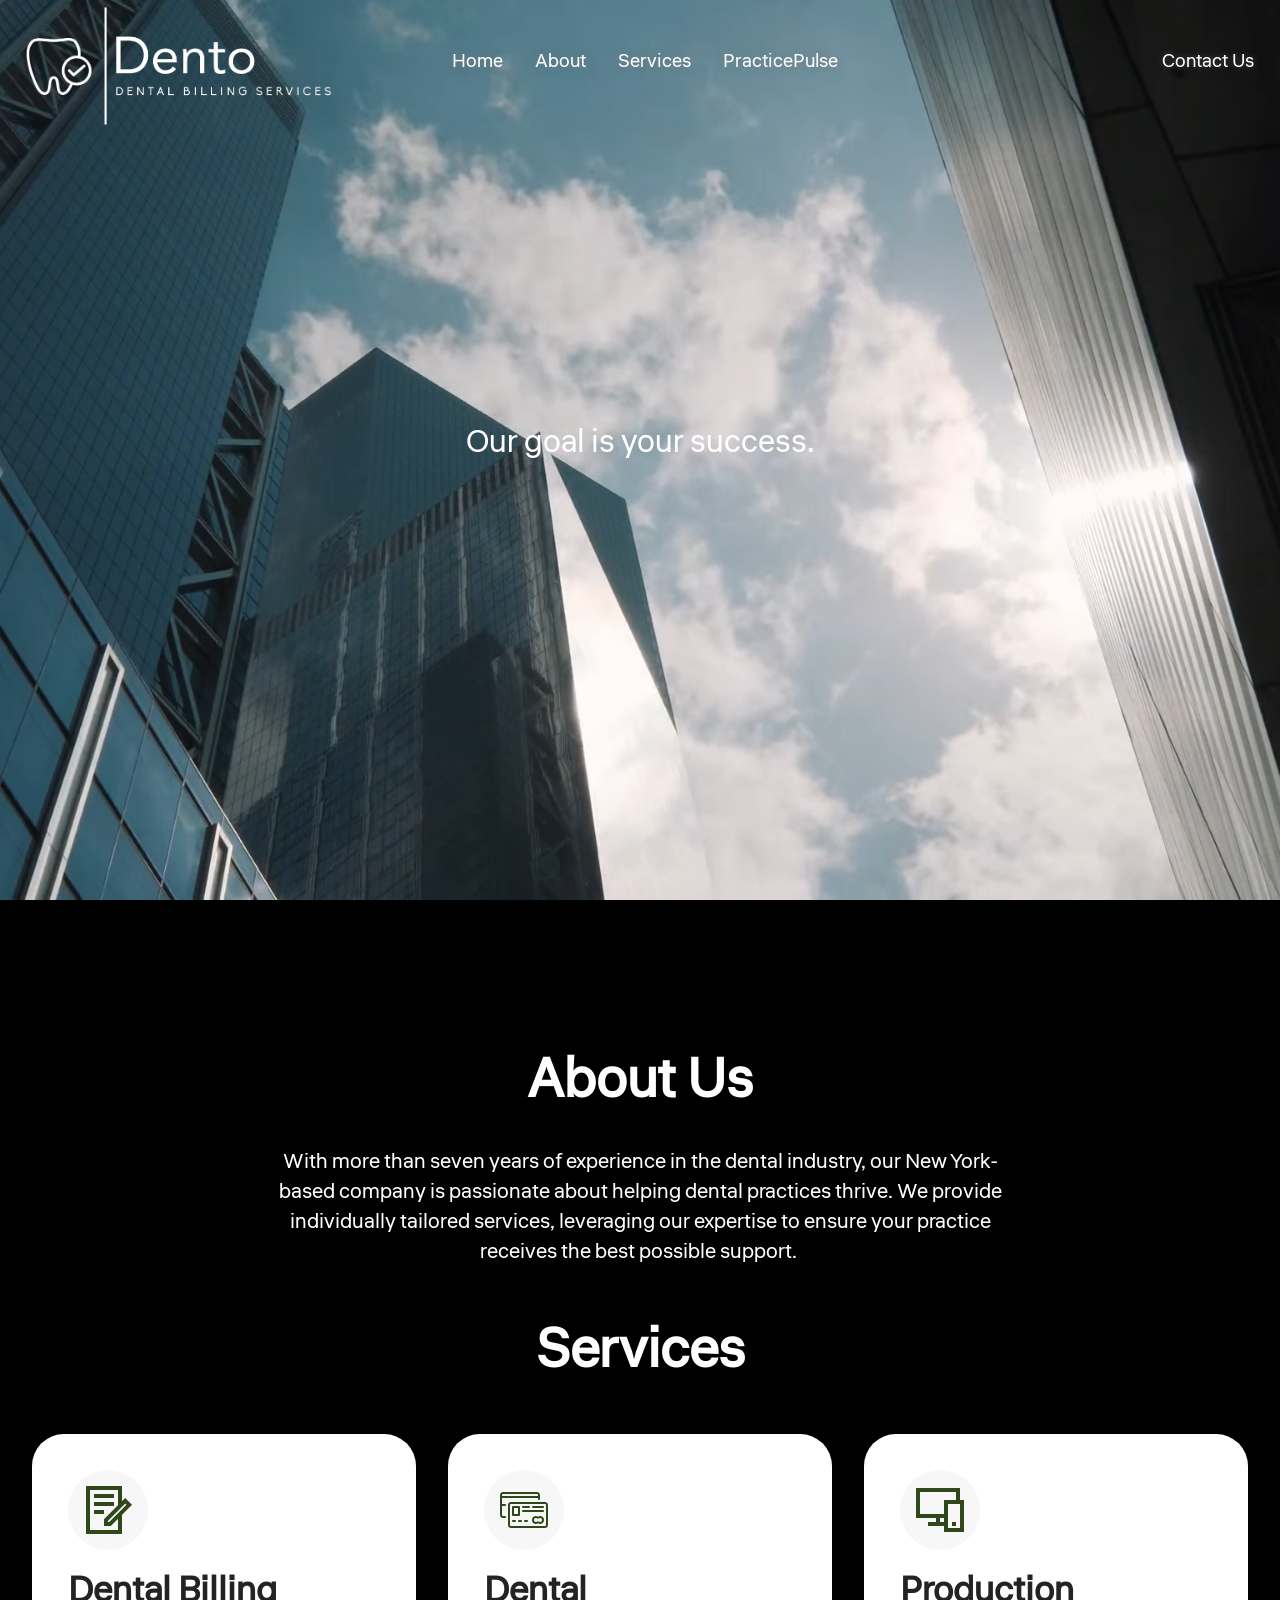
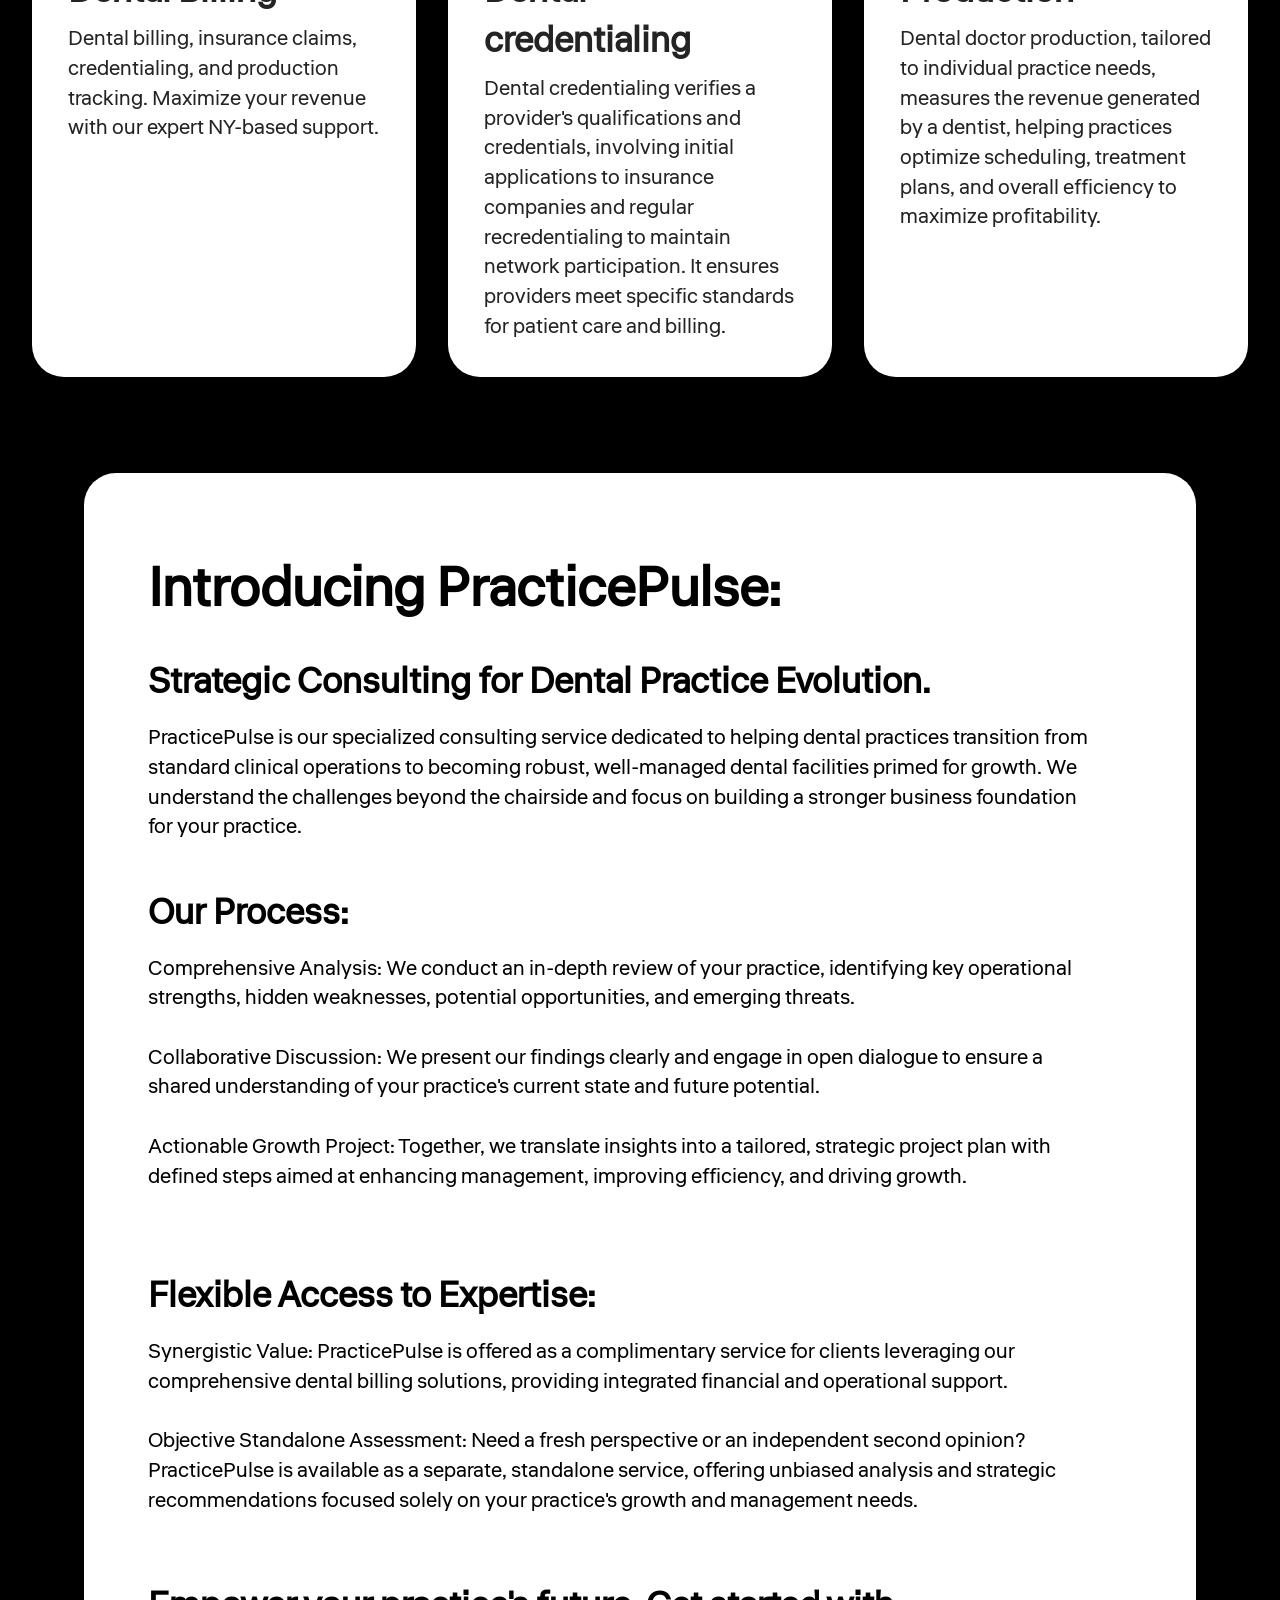
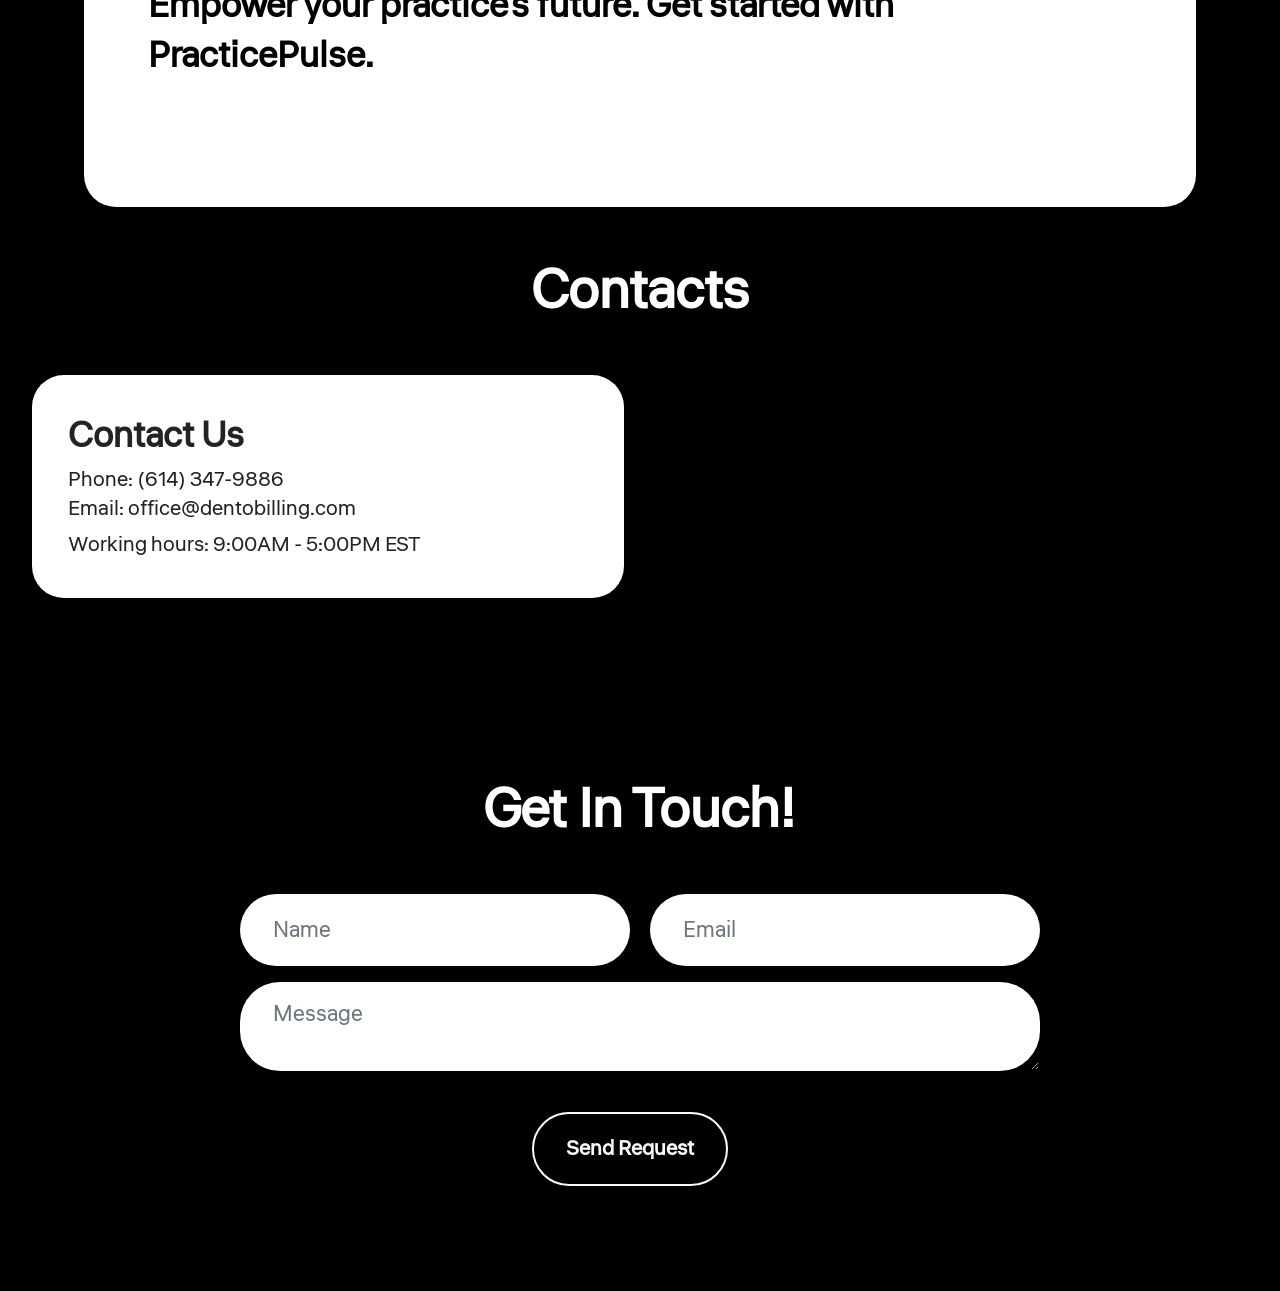
<file: index.html>
<!DOCTYPE html>

<html style=";background-color:#000;">
<head>
    <style>
        html, body {
            background-color: #000 !important;
        }
    </style>
    <meta charset="utf-8" />
    <meta content="IE=edge" http-equiv="X-UA-Compatible" />
    <meta content="width=device-width, initial-scale=1, minimum-scale=1" name="viewport" />
    <link rel="canonical" href="https://www.dentobilling.com/" />
    <link rel="icon" type="image/png" href="assets/images/symbol.png" />
    <link rel="shortcut icon" href="assets/images/symbol.png" />
    <meta content="Expert dental billing services tailored for dental practices. We handle insurance claims, credentialing, and production tracking to help your practice maximize revenue and stay compliant. Trusted support based in New York." />
    <meta property="og:description" content="Expert dental billing services tailored for dental practices. We handle insurance claims, credentialing, and production tracking to help your practice maximize revenue and stay compliant. Trusted support based in New York." />
    <title>DentoBilling | Dental Billing Services for NYC Dental Practices</title>
    <meta name="description" content="Outsource dental billing in NYC. DentoBilling offers insurance claims, dental credentialing, and production tracking for dental practices in New York and Brooklyn. 7+ years experience. Get expert billing support today.">
    <meta name="keywords" content="outsource dental billing NYC, dental billing company New York, dental credentialing service Brooklyn, dental billing service New York, dental practice billing support, dental office billing outsource">
    <link href="assets/web/assets/mobirise-icons2/mobirise2.css" rel="stylesheet" />
    <link href="assets/web/assets/mobirise-icons/mobirise-icons.css" rel="stylesheet" />
    <link href="assets/bootstrap/css/bootstrap.min.css" rel="stylesheet" />
    <link href="assets/bootstrap/css/bootstrap-grid.min.css" rel="stylesheet" />
    <link href="assets/bootstrap/css/bootstrap-reboot.min.css" rel="stylesheet" />
    <link href="assets/dropdown/css/style.css" rel="stylesheet" />
    <link href="assets/theme/css/style.css" rel="stylesheet" />
    <link as="style" href="https://fonts.googleapis.com/css2?family=Liter&amp;display=swap&amp;display=swap" onload="this.onload=null;this.rel='stylesheet'" rel="preload" />
    <noscript><link href="https://fonts.googleapis.com/css2?family=Liter&amp;display=swap&amp;display=swap" rel="stylesheet" /></noscript>
    <link as="style" href="assets/mobirise/css/mbr-additional.css?v=1MVvqy" rel="preload" />
    <link href="assets/mobirise/css/mbr-additional.css?v=1MVvqy" rel="stylesheet" type="text/css" />
    <style>
        html, body {
            background-color: #000 !important;
        }
    </style>
    <style>
        .logo-main {
            font-size: 2rem; /* You can make this 2.5rem or 3rem if you want it bigger */
            font-weight: bold;
            line-height: 1;
        }

        .logo-sub {
            font-size: 1rem;
            opacity: 0;
            animation: fadeInSub 1.2s ease-out 1.2s forwards;
            transform: translateY(10px);
            line-height: 1.2;
        }

        @keyframes fadeInSub {
            to {
                opacity: 1;
                transform: translateY(0);
            }
        }
    </style>
    <style>
        /* Hide initial YouTube spinner on iframe load */
        .youtube-placeholder {
            position: fixed;
            top: 0;
            left: 0;
            height: 100vh;
            width: 100vw;
            background-color: #000;
            z-index: 3;
            pointer-events: none;
            opacity: 1;
            transition: opacity 0.3s ease-in-out;
        }

        body.video-ready .youtube-placeholder {
            opacity: 0;
        }
    </style>
    <style>
        /* Overlay that fades out */
        #video-fade-overlay {
            position: fixed;
            top: 0;
            left: 0;
            width: 100vw;
            height: 100vh;
            background-color: #000;
            z-index: 2;
            pointer-events: none;
            opacity: 1;
            transition: opacity 2s ease-in-out;
        }

        body.video-ready #video-fade-overlay {
            opacity: 0;
        }
    </style>
    <style>
        .fade-after-video {
            opacity: 0;
            transform: translateY(10px);
            transition: opacity 0.5s ease-out, transform 0.5s ease-out;
            transition-delay: 1s;
        }

        body.video-ready .fade-after-video {
            opacity: 1;
            transform: translateY(0);
        }
    </style>
    <style>
        /* HEADER fade-in (starts invisible) */
        #menu-5-uFObdqOt7t {
            opacity: 0;
            pointer-events: none;
            will-change: opacity;
            transition: opacity 1s ease-in-out;
        }

        body.header-ready #menu-5-uFObdqOt7t {
            opacity: 1;
            pointer-events: auto;
        }

        /* VIDEO fade-in overlay */
        #video-fade-overlay {
            position: fixed;
            top: 0;
            left: 0;
            width: 100vw;
            height: 100vh;
            background-color: #000;
            z-index: 2;
            pointer-events: none;
            opacity: 1;
            transition: opacity 2.2s ease-in-out;
        }

        body.video-ready #video-fade-overlay {
            opacity: 0;
        }

        /* SLOGAN fade-in after video */
        .fade-after-video {
            opacity: 0;
            transform: translateY(10px);
            transition: opacity 0.5s ease-out, transform 0.5s ease-out;
            transition-delay: 0.5s;
        }

        body.video-ready .fade-after-video {
            opacity: 1;
            transform: translateY(0);
        }
    </style>
    <script>
        window.addEventListener("load", () => {
            requestAnimationFrame(() => {
                setTimeout(() => {
                    document.body.classList.add("header-ready");

                    // Start video fade AFTER header is fully visible
                    setTimeout(() => {
                        document.body.classList.add("video-ready");
                    }, 100); // fine timing as-is
                }, 50); // slight delay helps avoid layout jank
            });
        });
    </script>
    <style>
        /* By default: disable cursor text (|) and selection */
        body * {
            cursor: default;
            user-select: none;
        }

        /* Allow pointer and selection for interactive elements */
        a, button, input, textarea, select, label {
            cursor: pointer;
            user-select: auto;
        }
    </style>
    <style>
        #bg-video {
            position: fixed;
            top: 0;
            left: 0;
            min-width: 100vw;
            min-height: 100vh;
            object-fit: cover;
            z-index: -1;
            pointer-events: none;
        }
    </style>

    <style>
        .custom-popup-success {
            position: fixed;
            top: 20px;
            left: 50%;
            transform: translateX(-50%);
            background-color: #28a745;
            color: white;
            padding: 15px 25px;
            border-radius: 8px;
            font-size: 1rem;
            z-index: 9999;
            opacity: 0;
            transition: opacity 0.5s ease;
        }

            .custom-popup-success.show {
                opacity: 1;
            }
    </style>
    <style>
        body, html {
            background-color: #000 !important;
        }

        .youtube-placeholder {
            background-color: #000 !important;
        }
    </style>
    <style>
        .navbar {
            background: none !important;
            box-shadow: none !important;
        }

        .navbar-brand img {
            height: 100px;
            object-fit: contain;
        }

        .navbar-nav .nav-link,
        .navbar-buttons a {
            color: white !important;
        }

        .navbar-caption {
            color: white !important;
        }
    </style>
    <style>
        /* Remove any background shapes or effects in header */
        .navbar,
        .navbar-dropdown,
        .navbar-fixed-top,
        .container,
        .navbar-collapse,
        .opacityScroll,
        .menu,
        .menu2,
        .cid-uFObdqOt7t,
        .cid-uFObdqOt7t::before,
        .cid-uFObdqOt7t::after {
            background: none !important;
            background-color: transparent !important;
            box-shadow: none !important;
            border: none !important;
            backdrop-filter: none !important;
        }

            /* Kill decorative shapes */
            .cid-uFObdqOt7t::before,
            .cid-uFObdqOt7t::after {
                display: none !important;
            }

        /* Keep only what you need: text + buttons + logo */
        .navbar-brand img {
            height: 100px;
            object-fit: contain;
        }

        .nav-link,
        .navbar-buttons .btn {
            color: white !important;
            text-shadow: 0 0 6px rgba(0,0,0,0.6);
        }
    </style>
    <style>
        /* Remove all background overlays, shapes, and Mobirise extras */
        .cid-uFObdqOt7t .mbr-overlay,
        .cid-uFObdqOt7t .shape,
        .cid-uFObdqOt7t svg,
        .cid-uFObdqOt7t::before,
        .cid-uFObdqOt7t::after {
            display: none !important;
            background: none !important;
        }

        /* Remove background from section and navbar */
        .cid-uFObdqOt7t,
        .cid-uFObdqOt7t nav,
        .cid-uFObdqOt7t .container,
        .navbar,
        .navbar-collapse {
            background: none !important;
            box-shadow: none !important;
            border: none !important;
        }

        /* Keep logo and buttons white and visible */
        .nav-link,
        .navbar-buttons .btn,
        .navbar-brand img {
            color: white !important;
        }

        /* Optional: glow for readability on video */
        .nav-link {
            text-shadow: 0 0 6px rgba(0, 0, 0, 0.6);
        }

        .navbar-brand img {
            height: 100px;
            object-fit: contain;
        }
    </style>
    <style>
        /* Fixed logo aligned better with menu */
        .navbar-brand {
            position: fixed !important;
            top: 1px; /* ← lowered from 14px to 8px */
            left: 20px;
            z-index: 9999;
            background: transparent !important;
            display: flex;
            align-items: center;
        }

            .navbar-brand img {
                height: 64px;
                object-fit: contain;
            }

        .navbar .container {
            padding-left: 120px !important;
        }
    </style>
    <style>
        /* Remove background hover effect from nav links */
        .navbar-nav .nav-link {
            background: none !important;
            transition: color 0.2s ease-in-out;
        }

            /* Make text brighter on hover without background */
            .navbar-nav .nav-link:hover {
                color: #ffffff !important; /* or #f0f0f0 for a softer glow */
                background: none !important;
                text-shadow: 0 0 6px rgba(255, 255, 255, 0.3);
            }
    </style>
    <style>
        /* Make hamburger icon white */
        .navbar-toggler .hamburger span {
            background-color: white !important;
        }

        /* Mobile menu background and text */
        @media (max-width: 991px) {
            .navbar-collapse {
                background-color: white !important;
            }

                .navbar-collapse .nav-link,
                .navbar-collapse .navbar-buttons .btn {
                    color: black !important;
                    text-shadow: none !important;
                }

                    .navbar-collapse .nav-link:hover {
                        color: #333 !important;
                        background: none !important;
                    }
        }
    </style>
    <meta property="og:title" content="DentoBilling — Dental Billing Services for NYC Practices" />
    <meta property="og:url" content="https://www.dentobilling.com/" />
    <meta property="og:image" content="https://www.dentobilling.com/assets/images/symbol.png" />
    <meta property="og:image:type" content="image/png" />
    <meta property="og:image:width" content="512" />
    <meta property="og:image:height" content="512" />


    <style>
        input, textarea {
            cursor: text !important;
        }
    </style>


    <style>
        .navbar-nav .nav-link,
        .navbar-buttons .btn {
            color: white !important;
        }
    </style>


    <style>
        .navbar-buttons .btn {
            /* thin black border */
        }
    </style>


    <style>
        .navbar-nav .nav-link,
        .navbar-buttons .btn {
            color: white !important;
            background: none !important;
            border: none !important;
            box-shadow: none !important;
            font-weight: normal !important;
            padding: 0.5rem 1rem !important;
            transition: text-shadow 0.3s ease;
        }

            .navbar-nav .nav-link:hover,
            .navbar-buttons .btn:hover {
            }
    </style>


    <style>
        @media (max-width: 991px) {
            .navbar-collapse .nav-link,
            .navbar-collapse .navbar-buttons .btn {
                color: black !important;
                text-shadow: none !important;
            }
        }
    </style>



    <style>
        .navbar-toggler .hamburger span {
            position: relative;
            background-color: white !important;
            display: block;
            height: 2px;
            margin: 4px 0;
        }

            .navbar-toggler .hamburger span::after {
                content: "";
                position: absolute;
                top: 0;
                left: 0;
                right: 0;
                bottom: 0;
                border: 1px solid black; /* thin black border around each white line */
            }
    </style>





    <style>
        .navbar-nav .nav-link:focus,
        .navbar-nav .nav-link:active,
        .navbar-nav .nav-link.active,
        .navbar-buttons .btn:focus,
        .navbar-buttons .btn:active,
        .navbar-buttons .btn.active {
            color: white !important;
            background: none !important;
            text-shadow: none !important;
            font-weight: normal !important;
            outline: none !important;
            box-shadow: none !important;
            border: none !important;
        }
    </style>


    <style>
        .navbar-nav .nav-link,
        .navbar-nav .nav-link:visited,
        .navbar-nav .nav-link:focus,
        .navbar-nav .nav-link:active,
        .navbar-nav .nav-link.active {
            color: white !important;
            background: none !important;
            text-shadow: 0 0 6px rgba(128, 128, 128, 0.5) !important;
            border: none !important;
            outline: none !important;
            box-shadow: none !important;
        }

        @media (max-width: 991px) {
            .navbar-collapse .nav-link,
            .navbar-collapse .navbar-buttons .btn {
                color: black !important;
                background: none !important;
                text-shadow: none !important;
            }
        }
    </style>


    <style>
        .navbar-buttons .btn,
        .navbar-buttons .btn:focus,
        .navbar-buttons .btn:active,
        .navbar-buttons .btn:hover,
        .navbar-buttons .btn:visited {
            color: white !important;
            background: none !important;
            text-shadow: 0 0 6px rgba(128, 128, 128, 0.5) !important;
            border: none !important;
            outline: none !important;
            box-shadow: none !important;
            font-weight: normal !important;
            font-family: inherit !important;
        }
    </style>

    <!-- Google tag (gtag.js) -->
    <script defer src="https://www.googletagmanager.com/gtag/js?id=AW-17109212923"></script>
    <script>
        window.dataLayer = window.dataLayer || [];
        function gtag() { dataLayer.push(arguments); }
        gtag('js', new Date());

        gtag('config', 'AW-17109212923');
    </script>
    




    <style>
        .navbar-buttons .btn,
        .navbar-buttons .btn:focus,
        .navbar-buttons .btn:active,
        .navbar-buttons .btn:hover,
        .navbar-buttons .btn:visited {
            color: white !important;
            background: none !important;
            text-shadow: 0 0 6px rgba(128, 128, 128, 0.5) !important;
            border: none !important;
            outline: none !important;
            box-shadow: none !important;
            font-weight: normal !important;
            font-family: inherit !important;
            padding: 0.5rem 1rem !important;
            transition: text-shadow 0.3s ease;
        }
    </style>


    <script type="application/ld+json">
        {
          "@context": "https://schema.org",
          "@type": "LocalBusiness",
          "name": "Dento Billing",
          "url": "https://www.dentobilling.com",
          "telephone": "+16143479886",
          "address": {
            "@type": "PostalAddress",
            "addressLocality": "New York",
            "addressRegion": "NY",
            "addressCountry": "US"
          }
        }
    </script>

    <!-- Google reCAPTCHA v2 -->
    <script src="https://www.google.com/recaptcha/api.js" async defer></script>
</head>
<body style=";background-color:#000;">
    <div id="black-screen-blocker" style="
    position: fixed;
    top: 0;
    left: 0;
    width: 100vw;
    height: 100vh;
    background-color: #000;
    z-index: 9999;
    transition: opacity 1s ease-in-out;
"></div>


    <section id="hero-custom" style="position: relative; height: 100vh; overflow: hidden;">
        <!-- ✅ Logo moved into hero-custom section -->
        <div id="hero-logo" style="
    position: absolute;
    top: 1px;
    left: 20px;
    z-index: 10;">
            <img src="assets/images/with_padding.png" alt="Dento Logo" style="height: 130px; object-fit: contain;">
        </div>

        <video autoplay muted loop playsinline preload="auto" style="position: absolute; top: 0; left: 0; width: 100%; height: 100%; object-fit: cover; z-index: 0; pointer-events: none;">
            <source src="assets/videos/bg.webm" type="video/webm" />
            <source src="assets/videos/bg.mp4" type="video/mp4" />
            Your browser does not support the video tag.
        </video>
        <!-- ✅ New warm filter overlay -->
        <div class="content" style="position:absolute;top:50%;left:50%;transform:translate(-50%, -50%);z-index:2;text-align:center;color:white;">
            <p style="font-size:2rem;">Our goal is your success.</p>
        </div>
    </section>
    <section class="menu menu2 cid-uFObdqOt7t" data-bs-version="5.1" id="menu-5-uFObdqOt7t" once="menu">
        <nav class="navbar navbar-dropdown navbar-fixed-top navbar-expand-lg" style="background: none !important; box-shadow: none; border: none; padding-top: 15px;">

            <div class="container">


                <!-- Positioned logo ABOVE header (behind nav) -->

                <button aria-controls="navbarNavAltMarkup" aria-expanded="false" aria-label="Toggle navigation" class="navbar-toggler" data-bs-toggle="collapse" data-bs-target="#navbarSupportedContent" type="button">
                    <div class="hamburger">
                        <span></span>
                        <span></span>
                        <span></span>
                        <span></span>
                    </div>
                </button>
                <div class="collapse navbar-collapse" id="navbarSupportedContent">
                    <ul class="navbar-nav nav-dropdown ms-auto" data-app-modern-menu="true">
                        <li class="nav-item"><a class="nav-link link text-white display-4" href="index.html#hero-custom">Home</a></li>
                        <li class="nav-item"><a class="nav-link link text-white display-4" href="index.html#features019-6">About</a></li>
                        <li class="nav-item"><a class="nav-link link text-white display-4" href="index.html#features05-1">Services</a></li>
                        <li class="nav-item"><a class="nav-link link text-white display-4" href="index.html#article07-8">PracticePulse</a></li>
                    </ul>
                    <div class="navbar-buttons mbr-section-btn">
                        <a class="btn btn-outline-light display-4" href="index.html#contacts02-9">Contact Us</a>
                    </div>
                </div>
            </div>
        </nav>
    </section>
    <!-- Static logo positioned below header -->


    <section class="features19 cid-uFOfPGbQcE" data-bs-version="5.1" id="features019-6">
        <div class="container">
            <div class="row justify-content-center">
                <div class="col-12 mb-5 content-head">
                    <h3 class="mbr-section-title mbr-fonts-style align-center mb-0 display-2">
                        <strong><br /></strong><br /><strong>About Us</strong>
                    </h3>
                    <h5 class="mbr-section-subtitle mbr-fonts-style align-center mb-0 mt-4 display-7">With more than seven years of experience in the dental industry, our New York-based company is passionate about helping dental practices thrive. We provide individually tailored services, leveraging our expertise to ensure your practice receives the best possible support. </h5>
                </div>
            </div>
        </div>
    </section>
    <section class="features5 cid-uFOdpnmCVO" data-bs-version="5.1" id="features05-1">
        <div class="container">
            <div class="row mb-5 justify-content-center">
                <div class="col-12 content-head">
                    <h3 class="mbr-section-title mbr-fonts-style align-center mb-0 display-2">
                        <strong>Services</strong>
                    </h3>
                </div>
            </div>
            <div class="row">
                <div class="item features-without-image col-12 col-md-6 col-lg-4 item-mb">
                    <div class="item-wrapper">
                        <div class="card-box align-left">
                            <div class="iconfont-wrapper">
                                <span class="mbr-iconfont mobi-mbri-contact-form mobi-mbri"></span>
                            </div>
                            <h5 class="card-title mbr-fonts-style display-5"><strong>Dental Billing </strong></h5>
                            <p class="card-text mbr-fonts-style display-7">
                                Dental billing, insurance claims, credentialing, and production tracking. Maximize your revenue with our expert NY-based support.
                            </p>
                        </div>
                    </div>
                </div>
                <div class="item features-without-image col-12 col-md-6 col-lg-4 item-mb">
                    <div class="item-wrapper">
                        <div class="card-box align-left">
                            <div class="iconfont-wrapper">
                                <span class="mbr-iconfont mbri-credit-card"></span>
                            </div>
                            <h5 class="card-title mbr-fonts-style display-5"><strong>Dental credentialing</strong></h5>
                            <p class="card-text mbr-fonts-style display-7">
                                Dental credentialing verifies a provider's qualifications and credentials, involving initial applications to insurance companies and regular recredentialing to maintain network participation. It ensures providers meet specific standards for patient care and billing.
                            </p>
                        </div>
                    </div>
                </div>
                <div class="item features-without-image col-12 col-md-6 col-lg-4 item-mb">
                    <div class="item-wrapper">
                        <div class="card-box align-left">
                            <div class="iconfont-wrapper">
                                <span class="mbr-iconfont mobi-mbri-responsive-2 mobi-mbri"></span>
                            </div>
                            <h5 class="card-title mbr-fonts-style display-5"><strong>Production </strong></h5>
                            <p class="card-text mbr-fonts-style display-7">
                                Dental doctor production, tailored to individual practice needs, measures the revenue generated by a dentist, helping practices optimize scheduling, treatment plans, and overall efficiency to maximize profitability.
                            </p>
                        </div>
                    </div>
                </div>
            </div>
        </div>
    </section>
        <section class="article07 cid-uKIlLRTWej" data-bs-version="5.1" id="article07-8">
        <div class="container">
            <div class="row justify-content-center">
                <div class="card col-md-12 col-lg-11">
                    <div class="card-wrapper">
                        <h3 class="card-title mbr-fonts-style mbr-white mt-3 mb-4 display-2"><strong>Introducing PracticePulse:</strong></h3>
                        <div class="row card-box align-left">
                            <div class="item features-without-image col-12">
                                <div class="item-wrapper">
                                    <h4 class="mbr-section-subtitle mbr-fonts-style mb-3 display-5"><strong>Strategic Consulting for Dental Practice Evolution.</strong></h4>
                                    <p class="mbr-text mbr-fonts-style display-7">
                                        PracticePulse is our specialized consulting service dedicated to helping dental practices transition from standard clinical operations to becoming robust, well-managed dental facilities primed for growth. We understand the challenges beyond the chairside and focus on building a stronger business foundation for your practice.<br /><br />
                                    </p>
                                </div>
                            </div>
                            <div class="item features-without-image col-12">
                                <div class="item-wrapper">
                                    <h4 class="mbr-section-subtitle mbr-fonts-style mb-3 display-5"><strong>Our Process:</strong></h4>
                                    <p class="mbr-text mbr-fonts-style display-7">
                                        Comprehensive Analysis: We conduct an in-depth review of your practice, identifying key operational strengths, hidden weaknesses, potential opportunities, and emerging threats.
                                        <br />
                                        <br />Collaborative Discussion: We present our findings clearly and engage in open dialogue to ensure a shared understanding of your practice's current state and future potential.
                                        <br />
                                        <br />Actionable Growth Project: Together, we translate insights into a tailored, strategic project plan with defined steps aimed at enhancing management, improving efficiency, and driving growth.
                                    </p><p> </p><p> </p>
                                </div>
                            </div>
                            <div class="item features-without-image col-12">
                                <div class="item-wrapper">
                                    <h4 class="mbr-section-subtitle mbr-fonts-style mb-3 display-5"><strong>Flexible Access to Expertise:</strong></h4>
                                    <p class="mbr-text mbr-fonts-style display-7">
                                        Synergistic Value: PracticePulse is offered as a complimentary service for clients leveraging our comprehensive dental billing solutions, providing integrated financial and operational support.<br />
                                        <br />Objective Standalone Assessment: Need a fresh perspective or an independent second opinion? PracticePulse is available as a separate, standalone service, offering unbiased analysis and strategic recommendations focused solely on your practice's growth and management needs.
                                    </p>
                                </div>
                            </div>
                            <div class="item features-without-image col-12">
                                <div class="item-wrapper">
                                    <h4 class="mbr-section-subtitle mbr-fonts-style mb-3 display-5"><strong><br /></strong><strong>Empower your practice's future. Get started with PracticePulse.</strong></h4>
                                    <p class="mbr-text mbr-fonts-style display-7">     </p>
                                </div>
                            </div>
                        </div>
                    </div>
                </div>
            </div>
        </div>
    </section>
    <section class="contacts02 map1 cid-uKIqIbSWso" data-bs-version="5.1" id="contacts02-9">
        <div class="container">
            <div class="row justify-content-center">
                <div class="col-12 content-head">
                    <div class="mbr-section-head mb-5">
                        <h3 class="mbr-section-title mbr-fonts-style align-center mb-0 display-2">
                            <strong>Contacts</strong>
                        </h3>
                    </div>
                </div>
            </div>
            <div class="row justify-content-center">
                <div class="card col-12 col-md-12 col-lg-6">
                    <div class="card-wrapper">
                        <div class="text-wrapper">
                            <h5 class="cardTitle mbr-fonts-style mb-2 display-5">
                                <strong>Contact Us</strong>
                            </h5>
                            <ul class="list mbr-fonts-style display-7">
                                <li class="mbr-text item-wrap"><span class="d-none d-sm-none d-md-none d-lg-block">Phone: (614) 347-9886</span><span class="d-block d-sm-block d-md-block d-lg-none">Phone: <a href="tel:+16143479886">(614) 347-9886</a></span></li>
                                <li class="mbr-text item-wrap">Email: office@dentobilling.com</li>
                                <li class="mbr-text item-wrap" style="white-space: nowrap;">
                                    Working hours: 9:00AM - 5:00PM EST
                                </li>
                            </ul>
                        </div>
                    </div>
                </div>
                <div class="map-wrapper col-md-12 col-lg-6">
                    <div class="google-map">
                        <iframe allowfullscreen="" height="300" loading="lazy" referrerpolicy="no-referrer-when-downgrade" src="https://www.google.com/maps/embed?pb=!1m14!1m12!1m3!1d28772.928513553827!2d-74.0116643698228!3d40.70961624614218!2m3!1f0!2f0!3f0!3m2!1i1024!2i768!4f13.1!5e0!3m2!1sen!2sus!4v1747071513548!5m2!1sen!2sus" style="border:0;" width="400"></iframe>
                    </div>
                </div>
            </div>
        </div>
    </section>
    <section class="form5 cid-uFObdr8p8r" data-bs-version="5.1" id="contacts">
        <div class="container">
            <div class="row justify-content-center">
                <div class="col-12 content-head">
                    <div class="mbr-section-head mb-5">
                        <h3 class="mbr-section-title mbr-fonts-style align-center mb-0 display-2">
                            <strong>Get In Touch!</strong>
                        </h3>
                    </div>
                </div>
            </div>
            <div class="row justify-content-center">
                <div class="col-lg-8 mx-auto mbr-form" data-form-type="formoid">
                    <form class="mbr-form form-with-styler" id="contact-form">
                        <div class="row">
                            <div class="col-md col-sm-12 form-group mb-3">
                                <input class="form-control" name="name" placeholder="Name" required="" type="text" />
                            </div>
                            <div class="col-md col-sm-12 form-group mb-3">
                                <input class="form-control" name="email" placeholder="Email" required="" type="email" />
                            </div>
                            <div class="col-12 form-group mb-3">
<textarea class="form-control" name="message" placeholder="Message" required=""></textarea>
                            </div>
                            <div class="col-12 d-flex justify-content-center mb-3">
                                <div class="g-recaptcha" data-sitekey="6Lff-TwtAAAAAGNRq3FR5a6-NSYAisGOy9yJ1KAT"></div>
                            </div>
                            <div class="col-lg-12 col-md-12 col-sm-12 align-center mbr-section-btn">
                                <button class="btn btn-white-outline display-7" type="submit">Send Request</button>
                            </div>
                        </div>
                    </form>
                    <div class="custom-popup-success" hidden id="popup-success" aria-hidden="true" style="display: none !important;">✅ Thank you! Your request has been submitted. We’ll be in touch shortly.</div>
                </div>
            </div>
        </div>
    </section>
    <input data-form-email="true" name="email" type="hidden" value="7cdu9lwQ1qVcqm3kEbDjK4EXaUDmgXERDqjb0cAAE3D/xYckqJaVA0Tlw4Z38aoSct9wCFrtqCalMubcFSZiZR0nQRg8ttoke9KeOoPKsRCgHhFw6L9dHgUOArKJsS5f" />
    <script src="assets/bootstrap/js/bootstrap.bundle.min.js"></script>
    <script src="assets/smoothscroll/smooth-scroll.js"></script>
    <!-- <script src="assets/ytplayer/index.js"></script> -->
    <script src="assets/dropdown/js/navbar-dropdown.js"></script>
    <script src="assets/vimeoplayer/player.js"></script>
    <script src="assets/theme/js/script.js?v=2"></script>

    <style>
        #features019-6 {
            margin-bottom: 0 !important;
            padding-bottom: 0px !important; /* Adjust lower if needed */
        }

        #features05-1 {
            margin-top: 0 !important;
            padding-top: 0px !important; /* Adjust lower if needed */
        }
    </style>


    <script>
        window.addEventListener("load", function () {
            const blocker = document.getElementById("black-screen-blocker");
            if (blocker) {
                blocker.style.opacity = "0";
                setTimeout(() => blocker.remove(), 1000);
            }
        });
    </script>
    <!--Start of Tawk.to Script-->
    <script type="text/javascript">
        var Tawk_API = Tawk_API || {}, Tawk_LoadStart = new Date();
        (function () {
            var s1 = document.createElement("script"), s0 = document.getElementsByTagName("script")[0];
            s1.async = true;
            s1.src = 'https://embed.tawk.to/682b60c7d7c03b1908fbaf1e/1irkn431s';
            s1.charset = 'UTF-8';
            s1.setAttribute('crossorigin', '*');
            s0.parentNode.insertBefore(s1, s0);
        })();
    </script>
    <!--End of Tawk.to Script-->

    <script>
        document.addEventListener("DOMContentLoaded", function () {
            const form = document.getElementById("contact-form");
            if (form) {
                form.addEventListener("submit", function (event) {
                    event.preventDefault();
                    const recaptchaResponse = grecaptcha.getResponse();
                    if (!recaptchaResponse) {
                        alert('Please complete the reCAPTCHA verification before sending your request.');
                        return;
                    }
                    const name = form.querySelector('input[name="name"]').value;
                    const email = form.querySelector('input[name="email"]').value;
                    const message = form.querySelector('textarea[name="message"]').value;
                    fetch('https://script.google.com/macros/s/AKfycbxMvk9wGvDeN0_kteSPJGbzP1Tw1opdVmyFu9M9FQposxtywT292S5MdDR54dyT5keW/exec', {
                        method: 'POST',
                        body: new URLSearchParams({ name, email, message, recaptchaToken: recaptchaResponse })
                    })
                        .then(response => response.text())
                        .then(data => {
    console.log('Google Sheet updated:', data);
    gtag('event', 'conversion', {'send_to': 'AW-17109212923/ncr1CInglNcaEPu9p94_'});
    const popup = document.getElementById("popup-success");
                            if (popup) {
                                popup.removeAttribute("hidden");
                                popup.removeAttribute("aria-hidden");
                                popup.style.display = "block";
                                popup.classList.add("show");
                                setTimeout(() => {
                                    popup.classList.remove("show");
                                    setTimeout(() => {
                                        popup.setAttribute("hidden", true);
                                    }, 500);
                                }, 2000);
                            }
                            form.reset();
                            grecaptcha.reset();
                        })
                        .catch(error => {
                            console.error('Error:', error);
                            alert('There was an issue submitting your request. Please try again later.');
                        });
                });
            }
        });
    </script>

    <script>
        document.addEventListener('DOMContentLoaded', function () {
            var navLinks = document.querySelectorAll('.navbar-nav .nav-link, .navbar-buttons .btn');
            var navbarCollapse = document.querySelector('.navbar-collapse');

            navLinks.forEach(function (link) {
                link.addEventListener('click', function () {
                    if (navbarCollapse.classList.contains('show')) {
                        var collapseInstance = bootstrap.Collapse.getInstance(navbarCollapse);
                        if (collapseInstance) {
                            collapseInstance.hide();
                        }
                    }
                });
            });
        });
    </script>
    <span style="display:none;">6143479886</span>
</body>
</html>
</file>
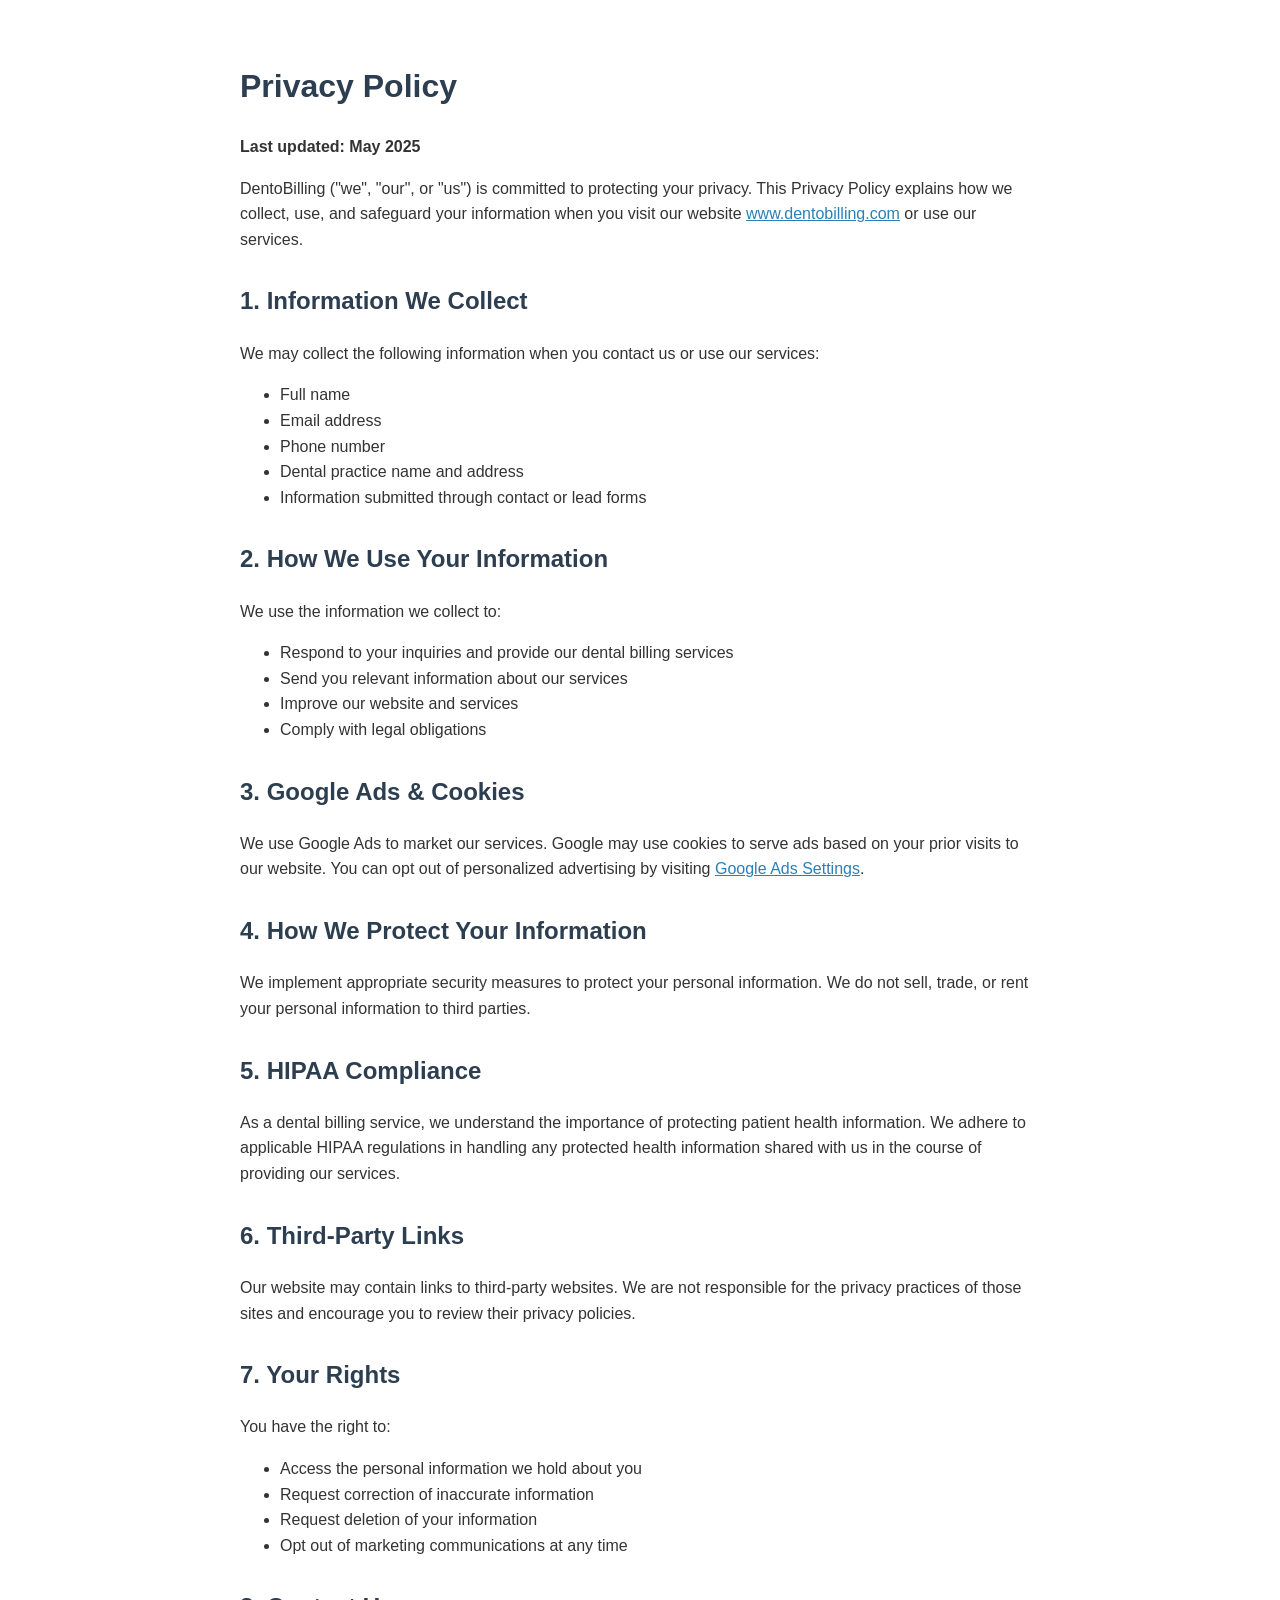
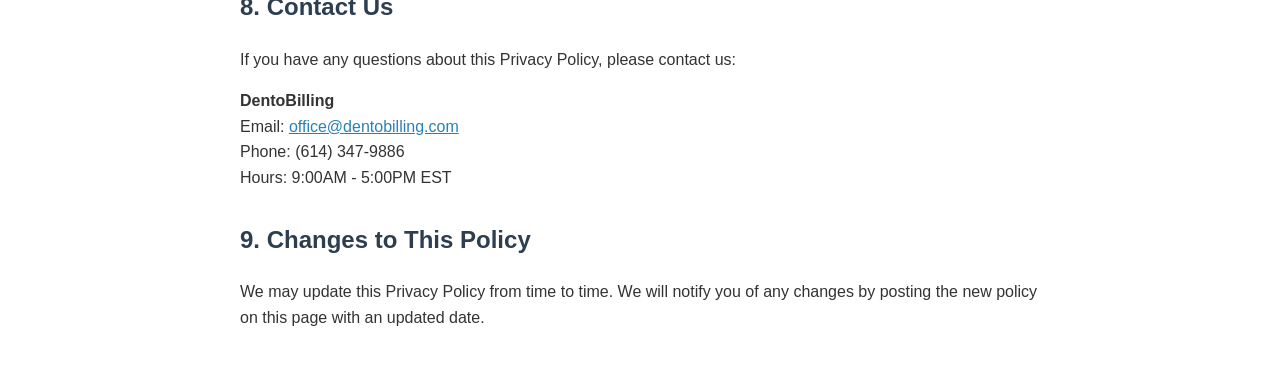
<file: privacy-policy.html>
<!DOCTYPE html>
<html lang="en">
<head>
    <meta charset="UTF-8">
    <meta name="viewport" content="width=device-width, initial-scale=1.0">
    <title>Privacy Policy - DentoBilling</title>
    <style>
        body {
            font-family: Arial, sans-serif;
            max-width: 800px;
            margin: 0 auto;
            padding: 40px 20px;
            color: #333;
            line-height: 1.6;
        }
        h1 { color: #2c3e50; }
        h2 { color: #2c3e50; margin-top: 30px; }
        a { color: #2980b9; }
    </style>
</head>
<body>
    <h1>Privacy Policy</h1>
    <p><strong>Last updated: May 2025</strong></p>

    <p>DentoBilling ("we", "our", or "us") is committed to protecting your privacy. This Privacy Policy explains how we collect, use, and safeguard your information when you visit our website <a href="https://www.dentobilling.com">www.dentobilling.com</a> or use our services.</p>

    <h2>1. Information We Collect</h2>
    <p>We may collect the following information when you contact us or use our services:</p>
    <ul>
        <li>Full name</li>
        <li>Email address</li>
        <li>Phone number</li>
        <li>Dental practice name and address</li>
        <li>Information submitted through contact or lead forms</li>
    </ul>

    <h2>2. How We Use Your Information</h2>
    <p>We use the information we collect to:</p>
    <ul>
        <li>Respond to your inquiries and provide our dental billing services</li>
        <li>Send you relevant information about our services</li>
        <li>Improve our website and services</li>
        <li>Comply with legal obligations</li>
    </ul>

    <h2>3. Google Ads & Cookies</h2>
    <p>We use Google Ads to market our services. Google may use cookies to serve ads based on your prior visits to our website. You can opt out of personalized advertising by visiting <a href="https://www.google.com/settings/ads" target="_blank">Google Ads Settings</a>.</p>

    <h2>4. How We Protect Your Information</h2>
    <p>We implement appropriate security measures to protect your personal information. We do not sell, trade, or rent your personal information to third parties.</p>

    <h2>5. HIPAA Compliance</h2>
    <p>As a dental billing service, we understand the importance of protecting patient health information. We adhere to applicable HIPAA regulations in handling any protected health information shared with us in the course of providing our services.</p>

    <h2>6. Third-Party Links</h2>
    <p>Our website may contain links to third-party websites. We are not responsible for the privacy practices of those sites and encourage you to review their privacy policies.</p>

    <h2>7. Your Rights</h2>
    <p>You have the right to:</p>
    <ul>
        <li>Access the personal information we hold about you</li>
        <li>Request correction of inaccurate information</li>
        <li>Request deletion of your information</li>
        <li>Opt out of marketing communications at any time</li>
    </ul>

    <h2>8. Contact Us</h2>
    <p>If you have any questions about this Privacy Policy, please contact us:</p>
    <p>
        <strong>DentoBilling</strong><br>
        Email: <a href="mailto:office@dentobilling.com">office@dentobilling.com</a><br>
        Phone: (614) 347-9886<br>
        Hours: 9:00AM - 5:00PM EST
    </p>

    <h2>9. Changes to This Policy</h2>
    <p>We may update this Privacy Policy from time to time. We will notify you of any changes by posting the new policy on this page with an updated date.</p>
</body>
</html>
</file>
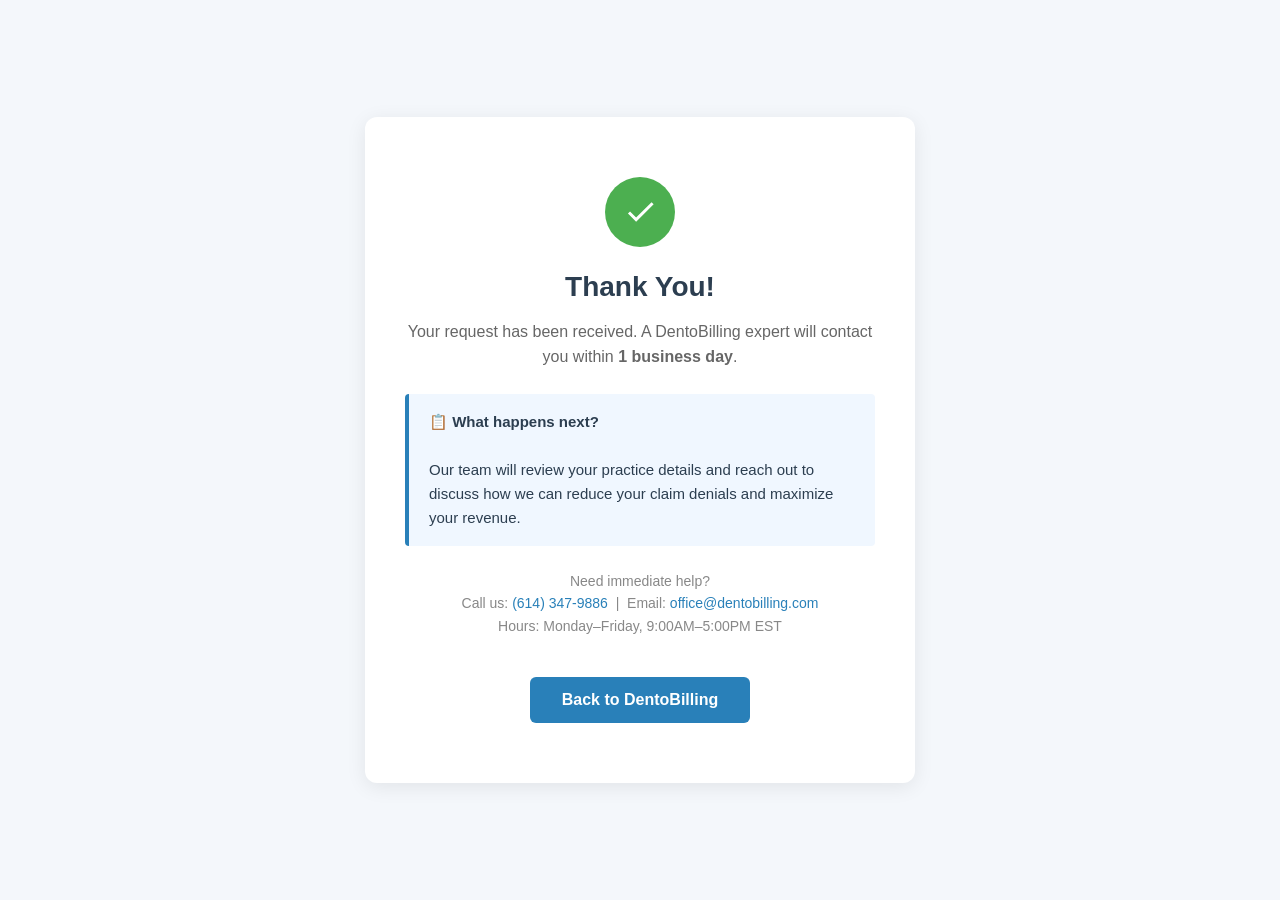
<file: thank-you.html>
<!DOCTYPE html>
<html lang="en">
<head>
    <meta charset="UTF-8">
    <meta name="viewport" content="width=device-width, initial-scale=1.0">
    <title>Thank You - DentoBilling</title>
    <!-- PASTE YOUR GOOGLE ADS CONVERSION TAG HERE -->
    <style>
        * { margin: 0; padding: 0; box-sizing: border-box; }
        body {
            font-family: Arial, sans-serif;
            background: #f4f7fb;
            display: flex;
            justify-content: center;
            align-items: center;
            min-height: 100vh;
        }
        .container {
            background: white;
            border-radius: 12px;
            padding: 60px 40px;
            text-align: center;
            max-width: 550px;
            box-shadow: 0 4px 20px rgba(0,0,0,0.08);
        }
        .checkmark {
            width: 70px;
            height: 70px;
            background: #4CAF50;
            border-radius: 50%;
            display: flex;
            align-items: center;
            justify-content: center;
            margin: 0 auto 24px;
        }
        .checkmark svg {
            width: 35px;
            height: 35px;
            fill: white;
        }
        h1 {
            color: #2c3e50;
            font-size: 28px;
            margin-bottom: 16px;
        }
        p {
            color: #666;
            font-size: 16px;
            line-height: 1.6;
            margin-bottom: 12px;
        }
        .highlight {
            background: #f0f7ff;
            border-left: 4px solid #2980b9;
            padding: 16px 20px;
            border-radius: 4px;
            margin: 24px 0;
            text-align: left;
        }
        .highlight p {
            color: #2c3e50;
            margin: 0;
            font-size: 15px;
        }
        .contact {
            margin-top: 24px;
            font-size: 14px;
            color: #888;
        }
        .contact a {
            color: #2980b9;
            text-decoration: none;
        }
        .btn {
            display: inline-block;
            margin-top: 28px;
            padding: 14px 32px;
            background: #2980b9;
            color: white;
            border-radius: 6px;
            text-decoration: none;
            font-size: 16px;
            font-weight: bold;
        }
        .btn:hover { background: #2471a3; }
    </style>
</head>
<body>
    <div class="container">
        <div class="checkmark">
            <svg viewBox="0 0 24 24" xmlns="http://www.w3.org/2000/svg">
                <path d="M9 16.17L4.83 12l-1.42 1.41L9 19 21 7l-1.41-1.41L9 16.17z"/>
            </svg>
        </div>

        <h1>Thank You!</h1>
        <p>Your request has been received. A DentoBilling expert will contact you within <strong>1 business day</strong>.</p>

        <div class="highlight">
            <p>📋 <strong>What happens next?</strong><br><br>
            Our team will review your practice details and reach out to discuss how we can reduce your claim denials and maximize your revenue.</p>
        </div>

        <p class="contact">
            Need immediate help?<br>
            Call us: <a href="tel:6143479886">(614) 347-9886</a> &nbsp;|&nbsp;
            Email: <a href="mailto:office@dentobilling.com">office@dentobilling.com</a><br>
            Hours: Monday–Friday, 9:00AM–5:00PM EST
        </p>

        <a href="https://www.dentobilling.com" class="btn">Back to DentoBilling</a>
    </div>
</body>
</html>
</file>
<file: assets/web/assets/mobirise-icons2/mobirise2.css>
@font-face {
  font-family: 'Moririse2';
  font-display: swap;
  src:  url('mobirise2.eot?f2bix4');
  src:  url('mobirise2.eot?f2bix4#iefix') format('embedded-opentype'),
    url('mobirise2.ttf?f2bix4') format('truetype'),
    url('mobirise2.woff?f2bix4') format('woff'),
    url('mobirise2.svg?f2bix4#mobirise2') format('svg');
  font-weight: normal;
  font-style: normal;
}

[class^="mobi-"], [class*=" mobi-"] {
  /* use !important to prevent issues with browser extensions that change fonts */
  font-family: 'Moririse2' !important;
  speak: none;
  font-style: normal;
  font-weight: normal;
  font-variant: normal;
  text-transform: none;
  line-height: 1;

  /* Better Font Rendering =========== */
  -webkit-font-smoothing: antialiased;
  -moz-osx-font-smoothing: grayscale;
}

.mobi-mbri-add-submenu:before {
  content: "\e900";
}
.mobi-mbri-alert:before {
  content: "\e901";
}
.mobi-mbri-align-center:before {
  content: "\e902";
}
.mobi-mbri-align-justify:before {
  content: "\e903";
}
.mobi-mbri-align-left:before {
  content: "\e904";
}
.mobi-mbri-align-right:before {
  content: "\e905";
}
.mobi-mbri-android:before {
  content: "\e906";
}
.mobi-mbri-apple:before {
  content: "\e907";
}
.mobi-mbri-arrow-down:before {
  content: "\e908";
}
.mobi-mbri-arrow-next:before {
  content: "\e909";
}
.mobi-mbri-arrow-prev:before {
  content: "\e90a";
}
.mobi-mbri-arrow-up:before {
  content: "\e90b";
}
.mobi-mbri-bold:before {
  content: "\e90c";
}
.mobi-mbri-bookmark:before {
  content: "\e90d";
}
.mobi-mbri-bootstrap:before {
  content: "\e90e";
}
.mobi-mbri-briefcase:before {
  content: "\e90f";
}
.mobi-mbri-browse:before {
  content: "\e910";
}
.mobi-mbri-bulleted-list:before {
  content: "\e911";
}
.mobi-mbri-calendar:before {
  content: "\e912";
}
.mobi-mbri-camera:before {
  content: "\e913";
}
.mobi-mbri-cart-add:before {
  content: "\e914";
}
.mobi-mbri-cart-full:before {
  content: "\e915";
}
.mobi-mbri-cash:before {
  content: "\e916";
}
.mobi-mbri-change-style:before {
  content: "\e917";
}
.mobi-mbri-chat:before {
  content: "\e918";
}
.mobi-mbri-clock:before {
  content: "\e919";
}
.mobi-mbri-close:before {
  content: "\e91a";
}
.mobi-mbri-cloud:before {
  content: "\e91b";
}
.mobi-mbri-code:before {
  content: "\e91c";
}
.mobi-mbri-contact-form:before {
  content: "\e91d";
}
.mobi-mbri-credit-card:before {
  content: "\e91e";
}
.mobi-mbri-cursor-click:before {
  content: "\e91f";
}
.mobi-mbri-cust-feedback:before {
  content: "\e920";
}
.mobi-mbri-database:before {
  content: "\e921";
}
.mobi-mbri-delivery:before {
  content: "\e922";
}
.mobi-mbri-desktop:before {
  content: "\e923";
}
.mobi-mbri-devices:before {
  content: "\e924";
}
.mobi-mbri-down:before {
  content: "\e925";
}
.mobi-mbri-download-2:before {
  content: "\e926";
}
.mobi-mbri-download:before {
  content: "\e927";
}
.mobi-mbri-drag-n-drop-2:before {
  content: "\e928";
}
.mobi-mbri-drag-n-drop:before {
  content: "\e929";
}
.mobi-mbri-edit-2:before {
  content: "\e92a";
}
.mobi-mbri-edit:before {
  content: "\e92b";
}
.mobi-mbri-error:before {
  content: "\e92c";
}
.mobi-mbri-extension:before {
  content: "\e92d";
}
.mobi-mbri-features:before {
  content: "\e92e";
}
.mobi-mbri-file:before {
  content: "\e92f";
}
.mobi-mbri-flag:before {
  content: "\e930";
}
.mobi-mbri-folder:before {
  content: "\e931";
}
.mobi-mbri-gift:before {
  content: "\e932";
}
.mobi-mbri-github:before {
  content: "\e933";
}
.mobi-mbri-globe-2:before {
  content: "\e934";
}
.mobi-mbri-globe:before {
  content: "\e935";
}
.mobi-mbri-growing-chart:before {
  content: "\e936";
}
.mobi-mbri-hearth:before {
  content: "\e937";
}
.mobi-mbri-help:before {
  content: "\e938";
}
.mobi-mbri-home:before {
  content: "\e939";
}
.mobi-mbri-hot-cup:before {
  content: "\e93a";
}
.mobi-mbri-idea:before {
  content: "\e93b";
}
.mobi-mbri-image-gallery:before {
  content: "\e93c";
}
.mobi-mbri-image-slider:before {
  content: "\e93d";
}
.mobi-mbri-info:before {
  content: "\e93e";
}
.mobi-mbri-italic:before {
  content: "\e93f";
}
.mobi-mbri-key:before {
  content: "\e940";
}
.mobi-mbri-laptop:before {
  content: "\e941";
}
.mobi-mbri-layers:before {
  content: "\e942";
}
.mobi-mbri-left-right:before {
  content: "\e943";
}
.mobi-mbri-left:before {
  content: "\e944";
}
.mobi-mbri-letter:before {
  content: "\e945";
}
.mobi-mbri-like:before {
  content: "\e946";
}
.mobi-mbri-link:before {
  content: "\e947";
}
.mobi-mbri-lock:before {
  content: "\e948";
}
.mobi-mbri-login:before {
  content: "\e949";
}
.mobi-mbri-logout:before {
  content: "\e94a";
}
.mobi-mbri-magic-stick:before {
  content: "\e94b";
}
.mobi-mbri-map-pin:before {
  content: "\e94c";
}
.mobi-mbri-menu:before {
  content: "\e94d";
}
.mobi-mbri-mobile-2:before {
  content: "\e94e";
}
.mobi-mbri-mobile-horizontal:before {
  content: "\e94f";
}
.mobi-mbri-mobile:before {
  content: "\e950";
}
.mobi-mbri-mobirise:before {
  content: "\e951";
}
.mobi-mbri-more-horizontal:before {
  content: "\e952";
}
.mobi-mbri-more-vertical:before {
  content: "\e953";
}
.mobi-mbri-music:before {
  content: "\e954";
}
.mobi-mbri-new-file:before {
  content: "\e955";
}
.mobi-mbri-numbered-list:before {
  content: "\e956";
}
.mobi-mbri-opened-folder:before {
  content: "\e957";
}
.mobi-mbri-pages:before {
  content: "\e958";
}
.mobi-mbri-paper-plane:before {
  content: "\e959";
}
.mobi-mbri-paperclip:before {
  content: "\e95a";
}
.mobi-mbri-phone:before {
  content: "\e95b";
}
.mobi-mbri-photo:before {
  content: "\e95c";
}
.mobi-mbri-photos:before {
  content: "\e95d";
}
.mobi-mbri-pin:before {
  content: "\e95e";
}
.mobi-mbri-play:before {
  content: "\e95f";
}
.mobi-mbri-plus:before {
  content: "\e960";
}
.mobi-mbri-preview:before {
  content: "\e961";
}
.mobi-mbri-print:before {
  content: "\e962";
}
.mobi-mbri-protect:before {
  content: "\e963";
}
.mobi-mbri-question:before {
  content: "\e964";
}
.mobi-mbri-quote-left:before {
  content: "\e965";
}
.mobi-mbri-quote-right:before {
  content: "\e966";
}
.mobi-mbri-redo:before {
  content: "\e967";
}
.mobi-mbri-refresh:before {
  content: "\e968";
}
.mobi-mbri-responsive-2:before {
  content: "\e969";
}
.mobi-mbri-responsive:before {
  content: "\e96a";
}
.mobi-mbri-right:before {
  content: "\e96b";
}
.mobi-mbri-rocket:before {
  content: "\e96c";
}
.mobi-mbri-sad-face:before {
  content: "\e96d";
}
.mobi-mbri-sale:before {
  content: "\e96e";
}
.mobi-mbri-save:before {
  content: "\e96f";
}
.mobi-mbri-search:before {
  content: "\e970";
}
.mobi-mbri-setting-2:before {
  content: "\e971";
}
.mobi-mbri-setting-3:before {
  content: "\e972";
}
.mobi-mbri-setting:before {
  content: "\e973";
}
.mobi-mbri-share:before {
  content: "\e974";
}
.mobi-mbri-shopping-bag:before {
  content: "\e975";
}
.mobi-mbri-shopping-basket:before {
  content: "\e976";
}
.mobi-mbri-shopping-cart:before {
  content: "\e977";
}
.mobi-mbri-sites:before {
  content: "\e978";
}
.mobi-mbri-smile-face:before {
  content: "\e979";
}
.mobi-mbri-speed:before {
  content: "\e97a";
}
.mobi-mbri-star:before {
  content: "\e97b";
}
.mobi-mbri-success:before {
  content: "\e97c";
}
.mobi-mbri-sun:before {
  content: "\e97d";
}
.mobi-mbri-sun2:before {
  content: "\e97e";
}
.mobi-mbri-tablet-vertical:before {
  content: "\e97f";
}
.mobi-mbri-tablet:before {
  content: "\e980";
}
.mobi-mbri-target:before {
  content: "\e981";
}
.mobi-mbri-timer:before {
  content: "\e982";
}
.mobi-mbri-to-ftp:before {
  content: "\e983";
}
.mobi-mbri-to-local-drive:before {
  content: "\e984";
}
.mobi-mbri-touch-swipe:before {
  content: "\e985";
}
.mobi-mbri-touch:before {
  content: "\e986";
}
.mobi-mbri-trash:before {
  content: "\e987";
}
.mobi-mbri-underline:before {
  content: "\e988";
}
.mobi-mbri-undo:before {
  content: "\e989";
}
.mobi-mbri-unlink:before {
  content: "\e98a";
}
.mobi-mbri-unlock:before {
  content: "\e98b";
}
.mobi-mbri-up-down:before {
  content: "\e98c";
}
.mobi-mbri-up:before {
  content: "\e98d";
}
.mobi-mbri-update:before {
  content: "\e98e";
}
.mobi-mbri-upload-2:before {
  content: "\e98f";
}
.mobi-mbri-upload:before {
  content: "\e990";
}
.mobi-mbri-user-2:before {
  content: "\e991";
}
.mobi-mbri-user:before {
  content: "\e992";
}
.mobi-mbri-users:before {
  content: "\e993";
}
.mobi-mbri-video-play:before {
  content: "\e994";
}
.mobi-mbri-video:before {
  content: "\e995";
}
.mobi-mbri-watch:before {
  content: "\e996";
}
.mobi-mbri-website-theme-2:before {
  content: "\e997";
}
.mobi-mbri-website-theme:before {
  content: "\e998";
}
.mobi-mbri-wifi:before {
  content: "\e999";
}
.mobi-mbri-windows:before {
  content: "\e99a";
}
.mobi-mbri-zoom-in:before {
  content: "\e99b";
}
.mobi-mbri-zoom-out:before {
  content: "\e99c";
}
</file>
<file: assets/web/assets/mobirise-icons/mobirise-icons.css>
@font-face {
  font-family: 'MobiriseIcons';
  src:  url('mobirise-icons.eot?spat4u');
  src:  url('mobirise-icons.eot?spat4u#iefix') format('embedded-opentype'),
    url('mobirise-icons.ttf?spat4u') format('truetype'),
    url('mobirise-icons.woff?spat4u') format('woff'),
    url('mobirise-icons.svg?spat4u#MobiriseIcons') format('svg');
  font-weight: normal;
  font-style: normal;
  font-display: swap;
}

[class^="mbri-"], [class*=" mbri-"] {
  /* use !important to prevent issues with browser extensions that change fonts */
  font-family: MobiriseIcons !important;
  speak: none;
  font-style: normal;
  font-weight: normal;
  font-variant: normal;
  text-transform: none;
  line-height: 1;

  /* Better Font Rendering =========== */
  -webkit-font-smoothing: antialiased;
  -moz-osx-font-smoothing: grayscale;
}

.mbri-add-submenu:before {
  content: "\e900";
}
.mbri-alert:before {
  content: "\e901";
}
.mbri-align-center:before {
  content: "\e902";
}
.mbri-align-justify:before {
  content: "\e903";
}
.mbri-align-left:before {
  content: "\e904";
}
.mbri-align-right:before {
  content: "\e905";
}
.mbri-android:before {
  content: "\e906";
}
.mbri-apple:before {
  content: "\e907";
}
.mbri-arrow-down:before {
  content: "\e908";
}
.mbri-arrow-next:before {
  content: "\e909";
}
.mbri-arrow-prev:before {
  content: "\e90a";
}
.mbri-arrow-up:before {
  content: "\e90b";
}
.mbri-bold:before {
  content: "\e90c";
}
.mbri-bookmark:before {
  content: "\e90d";
}
.mbri-bootstrap:before {
  content: "\e90e";
}
.mbri-briefcase:before {
  content: "\e90f";
}
.mbri-browse:before {
  content: "\e910";
}
.mbri-bulleted-list:before {
  content: "\e911";
}
.mbri-calendar:before {
  content: "\e912";
}
.mbri-camera:before {
  content: "\e913";
}
.mbri-cart-add:before {
  content: "\e914";
}
.mbri-cart-full:before {
  content: "\e915";
}
.mbri-cash:before {
  content: "\e916";
}
.mbri-change-style:before {
  content: "\e917";
}
.mbri-chat:before {
  content: "\e918";
}
.mbri-clock:before {
  content: "\e919";
}
.mbri-close:before {
  content: "\e91a";
}
.mbri-cloud:before {
  content: "\e91b";
}
.mbri-code:before {
  content: "\e91c";
}
.mbri-contact-form:before {
  content: "\e91d";
}
.mbri-credit-card:before {
  content: "\e91e";
}
.mbri-cursor-click:before {
  content: "\e91f";
}
.mbri-cust-feedback:before {
  content: "\e920";
}
.mbri-database:before {
  content: "\e921";
}
.mbri-delivery:before {
  content: "\e922";
}
.mbri-desktop:before {
  content: "\e923";
}
.mbri-devices:before {
  content: "\e924";
}
.mbri-down:before {
  content: "\e925";
}
.mbri-download:before {
  content: "\e989";
}
.mbri-drag-n-drop:before {
  content: "\e927";
}
.mbri-drag-n-drop2:before {
  content: "\e928";
}
.mbri-edit:before {
  content: "\e929";
}
.mbri-edit2:before {
  content: "\e92a";
}
.mbri-error:before {
  content: "\e92b";
}
.mbri-extension:before {
  content: "\e92c";
}
.mbri-features:before {
  content: "\e92d";
}
.mbri-file:before {
  content: "\e92e";
}
.mbri-flag:before {
  content: "\e92f";
}
.mbri-folder:before {
  content: "\e930";
}
.mbri-gift:before {
  content: "\e931";
}
.mbri-github:before {
  content: "\e932";
}
.mbri-globe:before {
  content: "\e933";
}
.mbri-globe-2:before {
  content: "\e934";
}
.mbri-growing-chart:before {
  content: "\e935";
}
.mbri-hearth:before {
  content: "\e936";
}
.mbri-help:before {
  content: "\e937";
}
.mbri-home:before {
  content: "\e938";
}
.mbri-hot-cup:before {
  content: "\e939";
}
.mbri-idea:before {
  content: "\e93a";
}
.mbri-image-gallery:before {
  content: "\e93b";
}
.mbri-image-slider:before {
  content: "\e93c";
}
.mbri-info:before {
  content: "\e93d";
}
.mbri-italic:before {
  content: "\e93e";
}
.mbri-key:before {
  content: "\e93f";
}
.mbri-laptop:before {
  content: "\e940";
}
.mbri-layers:before {
  content: "\e941";
}
.mbri-left-right:before {
  content: "\e942";
}
.mbri-left:before {
  content: "\e943";
}
.mbri-letter:before {
  content: "\e944";
}
.mbri-like:before {
  content: "\e945";
}
.mbri-link:before {
  content: "\e946";
}
.mbri-lock:before {
  content: "\e947";
}
.mbri-login:before {
  content: "\e948";
}
.mbri-logout:before {
  content: "\e949";
}
.mbri-magic-stick:before {
  content: "\e94a";
}
.mbri-map-pin:before {
  content: "\e94b";
}
.mbri-menu:before {
  content: "\e94c";
}
.mbri-mobile:before {
  content: "\e94d";
}
.mbri-mobile2:before {
  content: "\e94e";
}
.mbri-mobirise:before {
  content: "\e94f";
}
.mbri-more-horizontal:before {
  content: "\e950";
}
.mbri-more-vertical:before {
  content: "\e951";
}
.mbri-music:before {
  content: "\e952";
}
.mbri-new-file:before {
  content: "\e953";
}
.mbri-numbered-list:before {
  content: "\e954";
}
.mbri-opened-folder:before {
  content: "\e955";
}
.mbri-pages:before {
  content: "\e956";
}
.mbri-paper-plane:before {
  content: "\e957";
}
.mbri-paperclip:before {
  content: "\e958";
}
.mbri-photo:before {
  content: "\e959";
}
.mbri-photos:before {
  content: "\e95a";
}
.mbri-pin:before {
  content: "\e95b";
}
.mbri-play:before {
  content: "\e95c";
}
.mbri-plus:before {
  content: "\e95d";
}
.mbri-preview:before {
  content: "\e95e";
}
.mbri-print:before {
  content: "\e95f";
}
.mbri-protect:before {
  content: "\e960";
}
.mbri-question:before {
  content: "\e961";
}
.mbri-quote-left:before {
  content: "\e962";
}
.mbri-quote-right:before {
  content: "\e963";
}
.mbri-refresh:before {
  content: "\e964";
}
.mbri-responsive:before {
  content: "\e965";
}
.mbri-right:before {
  content: "\e966";
}
.mbri-rocket:before {
  content: "\e967";
}
.mbri-sad-face:before {
  content: "\e968";
}
.mbri-sale:before {
  content: "\e969";
}
.mbri-save:before {
  content: "\e96a";
}
.mbri-search:before {
  content: "\e96b";
}
.mbri-setting:before {
  content: "\e96c";
}
.mbri-setting2:before {
  content: "\e96d";
}
.mbri-setting3:before {
  content: "\e96e";
}
.mbri-share:before {
  content: "\e96f";
}
.mbri-shopping-bag:before {
  content: "\e970";
}
.mbri-shopping-basket:before {
  content: "\e971";
}
.mbri-shopping-cart:before {
  content: "\e972";
}
.mbri-sites:before {
  content: "\e973";
}
.mbri-smile-face:before {
  content: "\e974";
}
.mbri-speed:before {
  content: "\e975";
}
.mbri-star:before {
  content: "\e976";
}
.mbri-success:before {
  content: "\e977";
}
.mbri-sun:before {
  content: "\e978";
}
.mbri-sun2:before {
  content: "\e979";
}
.mbri-tablet:before {
  content: "\e97a";
}
.mbri-tablet-vertical:before {
  content: "\e97b";
}
.mbri-target:before {
  content: "\e97c";
}
.mbri-timer:before {
  content: "\e97d";
}
.mbri-to-ftp:before {
  content: "\e97e";
}
.mbri-to-local-drive:before {
  content: "\e97f";
}
.mbri-touch-swipe:before {
  content: "\e980";
}
.mbri-touch:before {
  content: "\e981";
}
.mbri-trash:before {
  content: "\e982";
}
.mbri-underline:before {
  content: "\e983";
}
.mbri-unlink:before {
  content: "\e984";
}
.mbri-unlock:before {
  content: "\e985";
}
.mbri-up-down:before {
  content: "\e986";
}
.mbri-up:before {
  content: "\e987";
}
.mbri-update:before {
  content: "\e988";
}
.mbri-upload:before {
 content: "\e926"; 
}
.mbri-user:before {
  content: "\e98a";
}
.mbri-user2:before {
  content: "\e98b";
}
.mbri-users:before {
  content: "\e98c";
}
.mbri-video:before {
  content: "\e98d";
}
.mbri-video-play:before {
  content: "\e98e";
}
.mbri-watch:before {
  content: "\e98f";
}
.mbri-website-theme:before {
  content: "\e990";
}
.mbri-wifi:before {
  content: "\e991";
}
.mbri-windows:before {
  content: "\e992";
}
.mbri-zoom-out:before {
  content: "\e993";
}
.mbri-redo:before {
  content: "\e994";
}
.mbri-undo:before {
  content: "\e995";
}
</file>
<file: assets/dropdown/css/style.css>
.navbar-dropdown {
  left: 0;
  padding: 0;
  position: absolute;
  right: 0;
  top: 0;
  transition: all 0.45s ease;
  z-index: 1030;
  background: #282828; }
  .navbar-dropdown .navbar-logo {
    margin-right: 0.8rem;
    transition: margin 0.3s ease-in-out;
    vertical-align: middle; }
    .navbar-dropdown .navbar-logo img {
      height: 3.125rem;
      transition: all 0.3s ease-in-out; }
    .navbar-dropdown .navbar-logo.mbr-iconfont {
      font-size: 3.125rem;
      line-height: 3.125rem; }
  .navbar-dropdown .navbar-caption {
    font-weight: 700;
    white-space: normal;
    vertical-align: -4px;
    line-height: 3.125rem !important; }
    .navbar-dropdown .navbar-caption, .navbar-dropdown .navbar-caption:hover {
      color: inherit;
      text-decoration: none; }
  .navbar-dropdown .mbr-iconfont + .navbar-caption {
    vertical-align: -1px; }
  .navbar-dropdown.navbar-fixed-top {
    position: fixed; }
  .navbar-dropdown .navbar-brand span {
    vertical-align: -4px; }
  .navbar-dropdown.bg-color.transparent {
    background: none; }
  .navbar-dropdown.navbar-short .navbar-brand {
    padding: 0.625rem 0; }
    .navbar-dropdown.navbar-short .navbar-brand span {
      vertical-align: -1px; }
  .navbar-dropdown.navbar-short .navbar-caption {
    line-height: 2.375rem !important;
    vertical-align: -2px; }
  .navbar-dropdown.navbar-short .navbar-logo {
    margin-right: 0.5rem; }
    .navbar-dropdown.navbar-short .navbar-logo img {
      height: 2.375rem; }
    .navbar-dropdown.navbar-short .navbar-logo.mbr-iconfont {
      font-size: 2.375rem;
      line-height: 2.375rem; }
  .navbar-dropdown.navbar-short .mbr-table-cell {
    height: 3.625rem; }
  .navbar-dropdown .navbar-close {
    left: 0.6875rem;
    position: fixed;
    top: 0.75rem;
    z-index: 1000; }
  .navbar-dropdown .hamburger-icon {
    content: "";
    display: inline-block;
    vertical-align: middle;
    width: 16px;
    -webkit-box-shadow: 0 -6px 0 1px #282828,0 0 0 1px #282828,0 6px 0 1px #282828;
    -moz-box-shadow: 0 -6px 0 1px #282828,0 0 0 1px #282828,0 6px 0 1px #282828;
    box-shadow: 0 -6px 0 1px #282828,0 0 0 1px #282828,0 6px 0 1px #282828; }

.dropdown-menu .dropdown-toggle[data-toggle="dropdown-submenu"]::after {
  border-bottom: 0.35em solid transparent;
  border-left: 0.35em solid;
  border-right: 0;
  border-top: 0.35em solid transparent;
  margin-left: 0.3rem; }

.dropdown-menu .dropdown-item:focus {
  outline: 0; }

.nav-dropdown {
  font-size: 0.75rem;
  font-weight: 500;
  height: auto !important; }
  .nav-dropdown .nav-btn {
    padding-left: 1rem; }
  .nav-dropdown .link {
    margin: .667em 1.667em;
    font-weight: 500;
    padding: 0;
    transition: color .2s ease-in-out; }
    .nav-dropdown .link.dropdown-toggle {
      margin-right: 2.583em; }
      .nav-dropdown .link.dropdown-toggle::after {
        margin-left: .25rem;
        border-top: 0.35em solid;
        border-right: 0.35em solid transparent;
        border-left: 0.35em solid transparent;
        border-bottom: 0; }
      .nav-dropdown .link.dropdown-toggle[aria-expanded="true"] {
        margin: 0;
        padding: 0.667em 3.263em  0.667em 1.667em; }
  .nav-dropdown .link::after,
  .nav-dropdown .dropdown-item::after {
    color: inherit; }
  .nav-dropdown .btn {
    font-size: 0.75rem;
    font-weight: 700;
    letter-spacing: 0;
    margin-bottom: 0;
    padding-left: 1.25rem;
    padding-right: 1.25rem; }
  .nav-dropdown .dropdown-menu {
    border-radius: 0;
    border: 0;
    left: 0;
    margin: 0;
    padding-bottom: 1.25rem;
    padding-top: 1.25rem;
    position: relative; }
  .nav-dropdown .dropdown-submenu {
    margin-left: 0.125rem;
    top: 0; }
  .nav-dropdown .dropdown-item {
    font-weight: 500;
    line-height: 2;
    padding: 0.3846em 4.615em 0.3846em 1.5385em;
    position: relative;
    transition: color .2s ease-in-out, background-color .2s ease-in-out; }
    .nav-dropdown .dropdown-item::after {
      margin-top: -0.3077em;
      position: absolute;
      right: 1.1538em;
      top: 50%; }
    .nav-dropdown .dropdown-item:focus, .nav-dropdown .dropdown-item:hover {
      background: none; }

@media (max-width: 767px) {
  .nav-dropdown.navbar-toggleable-sm {
    bottom: 0;
    display: none;
    left: 0;
    overflow-x: hidden;
    position: fixed;
    top: 0;
    transform: translateX(-100%);
    -ms-transform: translateX(-100%);
    -webkit-transform: translateX(-100%);
    width: 18.75rem;
    z-index: 999; } }
.nav-dropdown.navbar-toggleable-xl {
  bottom: 0;
  display: none;
  left: 0;
  overflow-x: hidden;
  position: fixed;
  top: 0;
  transform: translateX(-100%);
  -ms-transform: translateX(-100%);
  -webkit-transform: translateX(-100%);
  width: 18.75rem;
  z-index: 999; }

.nav-dropdown-sm {
  display: block !important;
  overflow-x: hidden;
  overflow: auto;
  padding-top: 3.875rem; }
  .nav-dropdown-sm::after {
    content: "";
    display: block;
    height: 3rem;
    width: 100%; }
  .nav-dropdown-sm.collapse.in ~ .navbar-close {
    display: block !important; }
  .nav-dropdown-sm.collapsing, .nav-dropdown-sm.collapse.in {
    transform: translateX(0);
    -ms-transform: translateX(0);
    -webkit-transform: translateX(0);
    transition: all 0.25s ease-out;
    -webkit-transition: all 0.25s ease-out;
    background: #282828; }
  .nav-dropdown-sm.collapsing[aria-expanded="false"] {
    transform: translateX(-100%);
    -ms-transform: translateX(-100%);
    -webkit-transform: translateX(-100%); }
  .nav-dropdown-sm .nav-item {
    display: block;
    margin-left: 0 !important;
    padding-left: 0; }
  .nav-dropdown-sm .link,
  .nav-dropdown-sm .dropdown-item {
    border-top: 1px dotted rgba(255, 255, 255, 0.1);
    font-size: 0.8125rem;
    line-height: 1.6;
    margin: 0 !important;
    padding: 0.875rem 2.4rem 0.875rem 1.5625rem !important;
    position: relative;
    white-space: normal; }
    .nav-dropdown-sm .link:focus, .nav-dropdown-sm .link:hover,
    .nav-dropdown-sm .dropdown-item:focus,
    .nav-dropdown-sm .dropdown-item:hover {
      background: rgba(0, 0, 0, 0.2) !important;
      color: #c0a375; }
  .nav-dropdown-sm .nav-btn {
    position: relative;
    padding: 1.5625rem 1.5625rem 0 1.5625rem; }
    .nav-dropdown-sm .nav-btn::before {
      border-top: 1px dotted rgba(255, 255, 255, 0.1);
      content: "";
      left: 0;
      position: absolute;
      top: 0;
      width: 100%; }
    .nav-dropdown-sm .nav-btn + .nav-btn {
      padding-top: 0.625rem; }
      .nav-dropdown-sm .nav-btn + .nav-btn::before {
        display: none; }
  .nav-dropdown-sm .btn {
    padding: 0.625rem 0; }
  .nav-dropdown-sm .dropdown-toggle[data-toggle="dropdown-submenu"]::after {
    margin-left: .25rem;
    border-top: 0.35em solid;
    border-right: 0.35em solid transparent;
    border-left: 0.35em solid transparent;
    border-bottom: 0; }
  .nav-dropdown-sm .dropdown-toggle[data-toggle="dropdown-submenu"][aria-expanded="true"]::after {
    border-top: 0;
    border-right: 0.35em solid transparent;
    border-left: 0.35em solid transparent;
    border-bottom: 0.35em solid; }
  .nav-dropdown-sm .dropdown-menu {
    margin: 0;
    padding: 0;
    position: relative;
    top: 0;
    left: 0;
    width: 100%;
    border: 0;
    float: none;
    border-radius: 0;
    background: none; }
  .nav-dropdown-sm .dropdown-submenu {
    left: 100%;
    margin-left: 0.125rem;
    margin-top: -1.25rem;
    top: 0; }

.navbar-toggleable-sm .nav-dropdown .dropdown-menu {
  position: absolute; }

.navbar-toggleable-sm .nav-dropdown .dropdown-submenu {
  left: 100%;
  margin-left: 0.125rem;
  margin-top: -1.25rem;
  top: 0; }

.navbar-toggleable-sm.opened .nav-dropdown .dropdown-menu {
  position: relative; }

.navbar-toggleable-sm.opened .nav-dropdown .dropdown-submenu {
  left: 0;
  margin-left: 00rem;
  margin-top: 0rem;
  top: 0; }

.is-builder .nav-dropdown.collapsing {
  transition: none !important; }
</file>
<file: assets/theme/css/style.css>
@charset "UTF-8";
section {
  background-color: #ffffff;
}

body {
  font-style: normal;
  line-height: 1.5;
  font-weight: 400;
  color: #232323;
  position: relative;
}

button {
  background-color: transparent;
  border-color: transparent;
}

.embla__button,
.carousel-control {
  background-color: #edefea !important;
  opacity: 0.8 !important;
  color: #464845 !important;
  border-color: #edefea !important;
}

.carousel .close,
.modalWindow .close {
  background-color: #edefea !important;
  color: #464845 !important;
  border-color: #edefea !important;
  opacity: 0.8 !important;
}

.carousel .close:hover,
.modalWindow .close:hover {
  opacity: 1 !important;
}

.carousel-indicators li {
  background-color: #edefea !important;
  border: 2px solid #464845 !important;
}

.carousel-indicators li:hover,
.carousel-indicators li:active {
  opacity: 0.8 !important;
}

.embla__button:hover,
.carousel-control:hover {
  background-color: #edefea !important;
  opacity: 1 !important;
}

.modalWindow-video-container {
  height: 80%;
}

section,
.container,
.container-fluid {
  position: relative;
  word-wrap: break-word;
}

a.mbr-iconfont:hover {
  text-decoration: none;
}

.article .lead p,
.article .lead ul,
.article .lead ol,
.article .lead pre,
.article .lead blockquote {
  margin-bottom: 0;
}

a {
  font-style: normal;
  font-weight: 400;
  cursor: pointer;
}
a, a:hover {
  text-decoration: none;
}

.mbr-section-title {
  font-style: normal;
  line-height: 1.3;
}

.mbr-section-subtitle {
  line-height: 1.3;
}

.mbr-text {
  font-style: normal;
  line-height: 1.7;
}

h1,
h2,
h3,
h4,
h5,
h6,
.display-1,
.display-2,
.display-4,
.display-5,
.display-7,
span,
p,
a {
  line-height: 1;
  word-break: break-word;
  word-wrap: break-word;
  font-weight: 400;
}

b,
strong {
  font-weight: bold;
}

input:-webkit-autofill, input:-webkit-autofill:hover, input:-webkit-autofill:focus, input:-webkit-autofill:active {
  transition-delay: 9999s;
  -webkit-transition-property: background-color, color;
  transition-property: background-color, color;
}

textarea[type=hidden] {
  display: none;
}

section {
  background-position: 50% 50%;
  background-repeat: no-repeat;
  background-size: cover;
}
section .mbr-background-video,
section .mbr-background-video-preview {
  position: absolute;
  bottom: 0;
  left: 0;
  right: 0;
  top: 0;
}

.hidden {
  visibility: hidden;
}

.mbr-z-index20 {
  z-index: 20;
}

/*! Base colors */
.mbr-white {
  color: #ffffff;
}

.mbr-black {
  color: #111111;
}

.mbr-bg-white {
  background-color: #ffffff;
}

.mbr-bg-black {
  background-color: #000000;
}

/*! Text-aligns */
.align-left {
  text-align: left;
}

.align-center {
  text-align: center;
}

.align-right {
  text-align: right;
}

/*! Font-weight  */
.mbr-light {
  font-weight: 300;
}

.mbr-regular {
  font-weight: 400;
}

.mbr-semibold {
  font-weight: 500;
}

.mbr-bold {
  font-weight: 700;
}

/*! Media  */
.media-content {
  flex-basis: 100%;
}

.media-container-row {
  display: flex;
  flex-direction: row;
  flex-wrap: wrap;
  justify-content: center;
  align-content: center;
  align-items: start;
}
.media-container-row .media-size-item {
  width: 400px;
}

.media-container-column {
  display: flex;
  flex-direction: column;
  flex-wrap: wrap;
  justify-content: center;
  align-content: center;
  align-items: stretch;
}
.media-container-column > * {
  width: 100%;
}

@media (min-width: 992px) {
  .media-container-row {
    flex-wrap: nowrap;
  }
}
figure {
  margin-bottom: 0;
  overflow: hidden;
}

figure[mbr-media-size] {
  transition: width 0.1s;
}

img,
iframe {
  display: block;
  width: 100%;
}

.card {
  background-color: transparent;
  border: none;
}

.card-box {
  width: 100%;
}

.card-img {
  text-align: center;
  flex-shrink: 0;
  -webkit-flex-shrink: 0;
}

.media {
  max-width: 100%;
  margin: 0 auto;
}

.mbr-figure {
  align-self: center;
}

.media-container > div {
  max-width: 100%;
}

.mbr-figure img,
.card-img img {
  width: 100%;
}

@media (max-width: 991px) {
  .media-size-item {
    width: auto !important;
  }
  .media {
    width: auto;
  }
  .mbr-figure {
    width: 100% !important;
  }
}
/*! Buttons */
.mbr-section-btn {
  margin-left: -0.6rem;
  margin-right: -0.6rem;
  font-size: 0;
}

.btn {
  font-weight: 600;
  border-width: 1px;
  font-style: normal;
  margin: 0.6rem 0.6rem;
  white-space: normal;
  transition: all 0.2s ease-in-out;
  display: inline-flex;
  align-items: center;
  justify-content: center;
  word-break: break-word;
}

.btn-sm {
  font-weight: 600;
  letter-spacing: 0px;
  transition: all 0.3s ease-in-out;
}

.btn-md {
  font-weight: 600;
  letter-spacing: 0px;
  transition: all 0.3s ease-in-out;
}

.btn-lg {
  font-weight: 600;
  letter-spacing: 0px;
  transition: all 0.3s ease-in-out;
}

.btn-form {
  margin: 0;
}
.btn-form:hover {
  cursor: pointer;
}

nav .mbr-section-btn {
  margin-left: 0rem;
  margin-right: 0rem;
}

/*! Btn icon margin */
.btn .mbr-iconfont,
.btn.btn-sm .mbr-iconfont {
  order: 1;
  cursor: pointer;
  margin-left: 0.5rem;
  vertical-align: sub;
}

.btn.btn-md .mbr-iconfont,
.btn.btn-md .mbr-iconfont {
  margin-left: 0.8rem;
}

.mbr-regular {
  font-weight: 400;
}

.mbr-semibold {
  font-weight: 500;
}

.mbr-bold {
  font-weight: 700;
}

[type=submit] {
  -webkit-appearance: none;
}

/*! Full-screen */
.mbr-fullscreen .mbr-overlay {
  min-height: 100vh;
}

.mbr-fullscreen {
  display: flex;
  display: -moz-flex;
  display: -ms-flex;
  display: -o-flex;
  align-items: center;
  min-height: 100vh;
  padding-top: 3rem;
  padding-bottom: 3rem;
}

/*! Map */
.map {
  height: 25rem;
  position: relative;
}
.map iframe {
  width: 100%;
  height: 100%;
}

/*! Scroll to top arrow */
.mbr-arrow-up {
  bottom: 25px;
  right: 90px;
  position: fixed;
  text-align: right;
  z-index: 5000;
  color: #ffffff;
  font-size: 22px;
}

.mbr-arrow-up a {
  background: rgba(0, 0, 0, 0.2);
  border-radius: 50%;
  color: #fff;
  display: inline-block;
  height: 60px;
  width: 60px;
  border: 2px solid #fff;
  outline-style: none !important;
  position: relative;
  text-decoration: none;
  transition: all 0.3s ease-in-out;
  cursor: pointer;
  text-align: center;
}
.mbr-arrow-up a:hover {
  background-color: rgba(0, 0, 0, 0.4);
}
.mbr-arrow-up a i {
  line-height: 60px;
}

.mbr-arrow-up-icon {
  display: block;
  color: #fff;
}

.mbr-arrow-up-icon::before {
  content: "›";
  display: inline-block;
  font-family: serif;
  font-size: 22px;
  line-height: 1;
  font-style: normal;
  position: relative;
  top: 6px;
  left: -4px;
  transform: rotate(-90deg);
}

/*! Arrow Down */
.mbr-arrow {
  position: absolute;
  bottom: 45px;
  left: 50%;
  width: 60px;
  height: 60px;
  cursor: pointer;
  background-color: rgba(80, 80, 80, 0.5);
  border-radius: 50%;
  transform: translateX(-50%);
}
@media (max-width: 767px) {
  .mbr-arrow {
    display: none;
  }
}
.mbr-arrow > a {
  display: inline-block;
  text-decoration: none;
  outline-style: none;
  animation: arrowdown 1.7s ease-in-out infinite;
  color: #ffffff;
}
.mbr-arrow > a > i {
  position: absolute;
  top: -2px;
  left: 15px;
  font-size: 2rem;
}

#scrollToTop a i::before {
  content: "";
  position: absolute;
  display: block;
  border-bottom: 2.5px solid #fff;
  border-left: 2.5px solid #fff;
  width: 27.8%;
  height: 27.8%;
  left: 50%;
  top: 51%;
  transform: translateY(-30%) translateX(-50%) rotate(135deg);
}

@keyframes arrowdown {
  0% {
    transform: translateY(0px);
  }
  50% {
    transform: translateY(-5px);
  }
  100% {
    transform: translateY(0px);
  }
}
@media (max-width: 500px) {
  .mbr-arrow-up {
    left: 0;
    right: 0;
    text-align: center;
  }
}
/*Gradients animation*/
@keyframes gradient-animation {
  from {
    background-position: 0% 100%;
    animation-timing-function: ease-in-out;
  }
  to {
    background-position: 100% 0%;
    animation-timing-function: ease-in-out;
  }
}
.bg-gradient {
  background-size: 200% 200%;
  animation: gradient-animation 5s infinite alternate;
  -webkit-animation: gradient-animation 5s infinite alternate;
}

.menu .navbar-brand {
  display: -webkit-flex;
}
.menu .navbar-brand span {
  display: flex;
  display: -webkit-flex;
}
.menu .navbar-brand .navbar-caption-wrap {
  display: -webkit-flex;
}
.menu .navbar-brand .navbar-logo img {
  display: -webkit-flex;
  width: auto;
}
@media (min-width: 768px) and (max-width: 991px) {
  .menu .navbar-toggleable-sm .navbar-nav {
    display: -ms-flexbox;
  }
}
@media (max-width: 991px) {
  .menu .navbar-collapse {
    max-height: 93.5vh;
  }
  .menu .navbar-collapse.show {
    overflow: auto;
  }
}
@media (min-width: 992px) {
  .menu .navbar-nav.nav-dropdown {
    display: -webkit-flex;
  }
  .menu .navbar-toggleable-sm .navbar-collapse {
    display: -webkit-flex !important;
  }
  .menu .collapsed .navbar-collapse {
    max-height: 93.5vh;
  }
  .menu .collapsed .navbar-collapse.show {
    overflow: auto;
  }
}
@media (max-width: 767px) {
  .menu .navbar-collapse {
    max-height: 80vh;
  }
}

.nav-link .mbr-iconfont {
  margin-right: 0.5rem;
}

.navbar {
  display: -webkit-flex;
  -webkit-flex-wrap: wrap;
  -webkit-align-items: center;
  -webkit-justify-content: space-between;
}

.navbar-collapse {
  -webkit-flex-basis: 100%;
  -webkit-flex-grow: 1;
  -webkit-align-items: center;
}

.nav-dropdown .link {
  padding: 0.667em 1.667em !important;
  margin: 0 !important;
}

.nav {
  display: -webkit-flex;
  -webkit-flex-wrap: wrap;
}

.row {
  display: -webkit-flex;
  -webkit-flex-wrap: wrap;
}

.justify-content-center {
  -webkit-justify-content: center;
}

.form-inline {
  display: -webkit-flex;
}

.card-wrapper {
  -webkit-flex: 1;
}

.carousel-control {
  z-index: 10;
  display: -webkit-flex;
}

.carousel-controls {
  display: -webkit-flex;
}

.media {
  display: -webkit-flex;
}

.form-group:focus {
  outline: none;
}

.jq-selectbox__select {
  padding: 7px 0;
  position: relative;
}

.jq-selectbox__dropdown {
  overflow: hidden;
  border-radius: 10px;
  position: absolute;
  top: 100%;
  left: 0 !important;
  width: 100% !important;
}

.jq-selectbox__trigger-arrow {
  right: 0;
  transform: translateY(-50%);
}

.jq-selectbox li {
  padding: 1.07em 0.5em;
}

input[type=range] {
  padding-left: 0 !important;
  padding-right: 0 !important;
}

.modal-dialog,
.modal-content {
  height: 100%;
}

.modal-dialog .carousel-inner {
  height: calc(100vh - 1.75rem);
}
@media (max-width: 575px) {
  .modal-dialog .carousel-inner {
    height: calc(100vh - 1rem);
  }
}

.carousel-item {
  text-align: center;
}

.carousel-item img {
  margin: auto;
}

.navbar-toggler {
  align-self: flex-start;
  padding: 0.25rem 0.75rem;
  font-size: 1.25rem;
  line-height: 1;
  background: transparent;
  border: 1px solid transparent;
  border-radius: 0.25rem;
}

.navbar-toggler:focus,
.navbar-toggler:hover {
  text-decoration: none;
  box-shadow: none;
}

.navbar-toggler-icon {
  display: inline-block;
  width: 1.5em;
  height: 1.5em;
  vertical-align: middle;
  content: "";
  background: no-repeat center center;
  background-size: 100% 100%;
}

.navbar-toggler-left {
  position: absolute;
  left: 1rem;
}

.navbar-toggler-right {
  position: absolute;
  right: 1rem;
}

.card-img {
  width: auto;
}

.menu .navbar.collapsed:not(.beta-menu) {
  flex-direction: column;
}

.carousel-item.active,
.carousel-item-next,
.carousel-item-prev {
  display: flex;
}

.note-air-layout .dropup .dropdown-menu,
.note-air-layout .navbar-fixed-bottom .dropdown .dropdown-menu {
  bottom: initial !important;
}

html,
body {
  height: auto;
  min-height: 100vh;
}

.dropup .dropdown-toggle::after {
  display: none;
}

.form-asterisk {
  font-family: initial;
  position: absolute;
  top: -2px;
  font-weight: normal;
}

.form-control-label {
  position: relative;
  cursor: pointer;
  margin-bottom: 0.357em;
  padding: 0;
}

.alert {
  color: #ffffff;
  border-radius: 0;
  border: 0;
  font-size: 1.1rem;
  line-height: 1.5;
  margin-bottom: 1.875rem;
  padding: 1.25rem;
  position: relative;
  text-align: center;
}
.alert.alert-form::after {
  background-color: inherit;
  bottom: -7px;
  content: "";
  display: block;
  height: 14px;
  left: 50%;
  margin-left: -7px;
  position: absolute;
  transform: rotate(45deg);
  width: 14px;
}

.form-control {
  background-color: #ffffff;
  background-clip: border-box;
  color: #232323;
  line-height: 1rem !important;
  height: auto;
  padding: 1.2rem 2rem;
  transition: border-color 0.25s ease 0s;
  border: 1px solid transparent !important;
  border-radius: 4px;
  box-shadow: rgba(0, 0, 0, 0.07) 0px 1px 1px 0px, rgba(0, 0, 0, 0.07) 0px 1px 3px 0px, rgba(0, 0, 0, 0.03) 0px 0px 0px 1px;
}
.form-active .form-control:invalid {
  border-color: red;
}

.row > * {
  padding-right: 1rem;
  padding-left: 1rem;
}

form .row {
  margin-left: -0.6rem;
  margin-right: -0.6rem;
}
form .row [class*=col] {
  padding-left: 0.6rem;
  padding-right: 0.6rem;
}

form .mbr-section-btn {
  padding-left: 0.6rem;
  padding-right: 0.6rem;
}

form .form-check-input {
  margin-top: 0.5;
}

textarea.form-control {
  line-height: 1.5rem !important;
}

.form-group {
  margin-bottom: 1.2rem;
}

.form-control,
form .btn {
  min-height: 48px;
}

.gdpr-block label span.textGDPR input[name=gdpr] {
  top: 7px;
}

.form-control:focus {
  box-shadow: none;
}

:focus {
  outline: none;
}

.mbr-overlay {
  background-color: #000;
  bottom: 0;
  left: 0;
  opacity: 0.5;
  position: absolute;
  right: 0;
  top: 0;
  z-index: 0;
  pointer-events: none;
}

blockquote {
  font-style: italic;
  padding: 3rem;
  font-size: 1.09rem;
  position: relative;
  border-left: 3px solid;
}

ul,
ol,
pre,
blockquote {
  margin-bottom: 2.3125rem;
}

.mt-4 {
  margin-top: 2rem !important;
}

.mb-4 {
  margin-bottom: 2rem !important;
}

.container,
.container-fluid {
  padding-left: 16px;
  padding-right: 16px;
}

.row {
  margin-left: -16px;
  margin-right: -16px;
}
.row > [class*=col] {
  padding-left: 16px;
  padding-right: 16px;
}

@media (min-width: 992px) {
  .container-fluid {
    padding-left: 32px;
    padding-right: 32px;
  }
}
@media (max-width: 991px) {
  .mbr-container {
    padding-left: 16px;
    padding-right: 16px;
  }
}
.app-video-wrapper > img {
  opacity: 1;
}

.app-video-wrapper {
  background: transparent;
}

.item {
  position: relative;
}

.dropdown-menu .dropdown-menu {
  left: 100%;
}

.dropdown-item + .dropdown-menu {
  display: none;
}

.dropdown-item:hover + .dropdown-menu,
.dropdown-menu:hover {
  display: block;
}

@media (min-aspect-ratio: 16/9) {
  .mbr-video-foreground {
    height: 300% !important;
    top: -100% !important;
  }
}
@media (max-aspect-ratio: 16/9) {
  .mbr-video-foreground {
    width: 300% !important;
    left: -100% !important;
  }
}.engine {
	position: absolute;
	text-indent: -2400px;
	text-align: center;
	padding: 0;
	top: 0;
	left: -2400px;
}
</file>
<file: assets/mobirise/css/mbr-additional.css>
.btn {
  border-width: 2px;
}
img,
.card-wrap,
.card-wrapper,
.video-wrapper,
.mbr-figure iframe,
.google-map iframe,
.slide-content,
.plan,
.card,
.item-wrapper {
  border-radius: 2rem !important;
}
.video-wrapper {
  overflow: hidden;
}
body {
  background-color: #fdebed;
}
body {
  font-family: Liter;
}
.display-1 {
  font-family: 'Liter', sans-serif;
  font-size: 5rem;
  line-height: 1;
}
.display-1 > .mbr-iconfont {
  font-size: 6.25rem;
}
.display-2 {
  font-family: 'Liter', sans-serif;
  font-size: 4rem;
  line-height: 1;
}
.display-2 > .mbr-iconfont {
  font-size: 5rem;
}
.display-4 {
  font-family: 'Liter', sans-serif;
  font-size: 1.2rem;
  line-height: 1.5;
}
.display-4 > .mbr-iconfont {
  font-size: 1.5rem;
}
.display-5 {
  font-family: 'Liter', sans-serif;
  font-size: 2.5rem;
  line-height: 1.5;
}
.display-5 > .mbr-iconfont {
  font-size: 3.125rem;
}
.display-7 {
  font-family: 'Liter', sans-serif;
  font-size: 1.4rem;
  line-height: 1.3;
}
.display-7 > .mbr-iconfont {
  font-size: 1.75rem;
}
/* ---- Fluid typography for mobile devices ---- */
/* 1.4 - font scale ratio ( bootstrap == 1.42857 ) */
/* 100vw - current viewport width */
/* (48 - 20)  48 == 48rem == 768px, 20 == 20rem == 320px(minimal supported viewport) */
/* 0.65 - min scale variable, may vary */
@media (max-width: 992px) {
  .display-1 {
    font-size: 4rem;
  }
}
@media (max-width: 768px) {
  .display-1 {
    font-size: 3.5rem;
    font-size: calc( 2.4rem + (5 - 2.4) * ((100vw - 20rem) / (48 - 20)));
    line-height: calc( 1.1 * (2.4rem + (5 - 2.4) * ((100vw - 20rem) / (48 - 20))));
  }
  .display-2 {
    font-size: 3.2rem;
    font-size: calc( 2.05rem + (4 - 2.05) * ((100vw - 20rem) / (48 - 20)));
    line-height: calc( 1.3 * (2.05rem + (4 - 2.05) * ((100vw - 20rem) / (48 - 20))));
  }
  .display-4 {
    font-size: 0.96rem;
    font-size: calc( 1.07rem + (1.2 - 1.07) * ((100vw - 20rem) / (48 - 20)));
    line-height: calc( 1.4 * (1.07rem + (1.2 - 1.07) * ((100vw - 20rem) / (48 - 20))));
  }
  .display-5 {
    font-size: 2rem;
    font-size: calc( 1.525rem + (2.5 - 1.525) * ((100vw - 20rem) / (48 - 20)));
    line-height: calc( 1.4 * (1.525rem + (2.5 - 1.525) * ((100vw - 20rem) / (48 - 20))));
  }
  .display-7 {
    font-size: 1.12rem;
    font-size: calc( 1.14rem + (1.4 - 1.14) * ((100vw - 20rem) / (48 - 20)));
    line-height: calc( 1.4 * (1.14rem + (1.4 - 1.14) * ((100vw - 20rem) / (48 - 20))));
  }
}
@media (min-width: 992px) and (max-width: 1400px) {
  .display-1 {
    font-size: 3.5rem;
    font-size: calc( 2.4rem + (5 - 2.4) * ((100vw - 62rem) / (87 - 62)));
    line-height: calc( 1.1 * (2.4rem + (5 - 2.4) * ((100vw - 62rem) / (87 - 62))));
  }
  .display-2 {
    font-size: 3.2rem;
    font-size: calc( 2.05rem + (4 - 2.05) * ((100vw - 62rem) / (87 - 62)));
    line-height: calc( 1.3 * (2.05rem + (4 - 2.05) * ((100vw - 62rem) / (87 - 62))));
  }
  .display-4 {
    font-size: 0.96rem;
    font-size: calc( 1.07rem + (1.2 - 1.07) * ((100vw - 62rem) / (87 - 62)));
    line-height: calc( 1.4 * (1.07rem + (1.2 - 1.07) * ((100vw - 62rem) / (87 - 62))));
  }
  .display-5 {
    font-size: 2rem;
    font-size: calc( 1.525rem + (2.5 - 1.525) * ((100vw - 62rem) / (87 - 62)));
    line-height: calc( 1.4 * (1.525rem + (2.5 - 1.525) * ((100vw - 62rem) / (87 - 62))));
  }
  .display-7 {
    font-size: 1.12rem;
    font-size: calc( 1.14rem + (1.4 - 1.14) * ((100vw - 62rem) / (87 - 62)));
    line-height: calc( 1.4 * (1.14rem + (1.4 - 1.14) * ((100vw - 62rem) / (87 - 62))));
  }
}
/* Buttons */
.btn {
  padding: 1.25rem 2rem;
  border-radius: 4px;
}
@media (max-width: 767px) {
  .btn {
    padding: 0.75rem 1.5rem;
  }
}
.btn-sm {
  padding: 0.6rem 1.2rem;
  border-radius: 4px;
}
.btn-md {
  padding: 0.6rem 1.2rem;
  border-radius: 4px;
}
.btn-lg {
  padding: 1.25rem 2rem;
  border-radius: 4px;
}
.bg-primary {
  background-color: #457b9d !important;
}
.bg-success {
  background-color: #20ac6b !important;
}
.bg-info {
  background-color: #0aa3c2 !important;
}
.bg-warning {
  background-color: #cc9900 !important;
}
.bg-danger {
  background-color: #ae1e2c !important;
}
.btn-primary,
.btn-primary:active {
  background-color: #457b9d !important;
  border-color: #457b9d !important;
  color: #ffffff !important;
  box-shadow: none;
}
.btn-primary:hover,
.btn-primary:focus,
.btn-primary.focus,
.btn-primary.active {
  color: inherit;
  background-color: #5d95b8 !important;
  border-color: #5d95b8 !important;
  box-shadow: none;
}
.btn-primary.disabled,
.btn-primary:disabled {
  color: #ffffff !important;
  background-color: #5d95b8 !important;
  border-color: #5d95b8 !important;
}
.btn-secondary,
.btn-secondary:active {
  background-color: #a8dadc !important;
  border-color: #a8dadc !important;
  color: #265d5f !important;
  box-shadow: none;
}
.btn-secondary:hover,
.btn-secondary:focus,
.btn-secondary.focus,
.btn-secondary.active {
  color: inherit;
  background-color: #cce9eb !important;
  border-color: #cce9eb !important;
  box-shadow: none;
}
.btn-secondary.disabled,
.btn-secondary:disabled {
  color: #265d5f !important;
  background-color: #cce9eb !important;
  border-color: #cce9eb !important;
}
.btn-info,
.btn-info:active {
  background-color: #0aa3c2 !important;
  border-color: #0aa3c2 !important;
  color: #ffffff !important;
  box-shadow: none;
}
.btn-info:hover,
.btn-info:focus,
.btn-info.focus,
.btn-info.active {
  color: inherit;
  background-color: #0dccf3 !important;
  border-color: #0dccf3 !important;
  box-shadow: none;
}
.btn-info.disabled,
.btn-info:disabled {
  color: #ffffff !important;
  background-color: #0dccf3 !important;
  border-color: #0dccf3 !important;
}
.btn-success,
.btn-success:active {
  background-color: #20ac6b !important;
  border-color: #20ac6b !important;
  color: #ffffff !important;
  box-shadow: none;
}
.btn-success:hover,
.btn-success:focus,
.btn-success.focus,
.btn-success.active {
  color: inherit;
  background-color: #28d786 !important;
  border-color: #28d786 !important;
  box-shadow: none;
}
.btn-success.disabled,
.btn-success:disabled {
  color: #ffffff !important;
  background-color: #28d786 !important;
  border-color: #28d786 !important;
}
.btn-warning,
.btn-warning:active {
  background-color: #cc9900 !important;
  border-color: #cc9900 !important;
  color: #ffffff !important;
  box-shadow: none;
}
.btn-warning:hover,
.btn-warning:focus,
.btn-warning.focus,
.btn-warning.active {
  color: inherit;
  background-color: #ffbf00 !important;
  border-color: #ffbf00 !important;
  box-shadow: none;
}
.btn-warning.disabled,
.btn-warning:disabled {
  color: #ffffff !important;
  background-color: #ffbf00 !important;
  border-color: #ffbf00 !important;
}
.btn-danger,
.btn-danger:active {
  background-color: #ae1e2c !important;
  border-color: #ae1e2c !important;
  color: #ffffff !important;
  box-shadow: none;
}
.btn-danger:hover,
.btn-danger:focus,
.btn-danger.focus,
.btn-danger.active {
  color: inherit;
  background-color: #da2637 !important;
  border-color: #da2637 !important;
  box-shadow: none;
}
.btn-danger.disabled,
.btn-danger:disabled {
  color: #ffffff !important;
  background-color: #da2637 !important;
  border-color: #da2637 !important;
}
.btn-white,
.btn-white:active {
  background-color: #eff0ec !important;
  border-color: #eff0ec !important;
  color: #757b62 !important;
  box-shadow: none;
}
.btn-white:hover,
.btn-white:focus,
.btn-white.focus,
.btn-white.active {
  color: inherit;
  background-color: #ffffff !important;
  border-color: #ffffff !important;
  box-shadow: none;
}
.btn-white.disabled,
.btn-white:disabled {
  color: #757b62 !important;
  background-color: #ffffff !important;
  border-color: #ffffff !important;
}
.btn-black,
.btn-black:active {
  background-color: #232323 !important;
  border-color: #232323 !important;
  color: #ffffff !important;
  box-shadow: none;
}
.btn-black:hover,
.btn-black:focus,
.btn-black.focus,
.btn-black.active {
  color: inherit;
  background-color: #3d3d3d !important;
  border-color: #3d3d3d !important;
  box-shadow: none;
}
.btn-black.disabled,
.btn-black:disabled {
  color: #ffffff !important;
  background-color: #3d3d3d !important;
  border-color: #3d3d3d !important;
}
.btn-primary-outline,
.btn-primary-outline:active {
  background-color: transparent !important;
  border-color: #457b9d;
  color: #457b9d;
}
.btn-primary-outline:hover,
.btn-primary-outline:focus,
.btn-primary-outline.focus,
.btn-primary-outline.active {
  color: #2b4c61 !important;
  background-color: transparent !important;
  border-color: #2b4c61 !important;
  box-shadow: none !important;
}
.btn-primary-outline.disabled,
.btn-primary-outline:disabled {
  color: #ffffff !important;
  background-color: #457b9d !important;
  border-color: #457b9d !important;
}
.btn-secondary-outline,
.btn-secondary-outline:active {
  background-color: transparent !important;
  border-color: #a8dadc;
  color: #a8dadc;
}
.btn-secondary-outline:hover,
.btn-secondary-outline:focus,
.btn-secondary-outline.focus,
.btn-secondary-outline.active {
  color: #6ac0c3 !important;
  background-color: transparent !important;
  border-color: #6ac0c3 !important;
  box-shadow: none !important;
}
.btn-secondary-outline.disabled,
.btn-secondary-outline:disabled {
  color: #265d5f !important;
  background-color: #a8dadc !important;
  border-color: #a8dadc !important;
}
.btn-info-outline,
.btn-info-outline:active {
  background-color: transparent !important;
  border-color: #0aa3c2;
  color: #0aa3c2;
}
.btn-info-outline:hover,
.btn-info-outline:focus,
.btn-info-outline.focus,
.btn-info-outline.active {
  color: #065e70 !important;
  background-color: transparent !important;
  border-color: #065e70 !important;
  box-shadow: none !important;
}
.btn-info-outline.disabled,
.btn-info-outline:disabled {
  color: #ffffff !important;
  background-color: #0aa3c2 !important;
  border-color: #0aa3c2 !important;
}
.btn-success-outline,
.btn-success-outline:active {
  background-color: transparent !important;
  border-color: #20ac6b;
  color: #20ac6b;
}
.btn-success-outline:hover,
.btn-success-outline:focus,
.btn-success-outline.focus,
.btn-success-outline.active {
  color: #12633e !important;
  background-color: transparent !important;
  border-color: #12633e !important;
  box-shadow: none !important;
}
.btn-success-outline.disabled,
.btn-success-outline:disabled {
  color: #ffffff !important;
  background-color: #20ac6b !important;
  border-color: #20ac6b !important;
}
.btn-warning-outline,
.btn-warning-outline:active {
  background-color: transparent !important;
  border-color: #cc9900;
  color: #cc9900;
}
.btn-warning-outline:hover,
.btn-warning-outline:focus,
.btn-warning-outline.focus,
.btn-warning-outline.active {
  color: #755800 !important;
  background-color: transparent !important;
  border-color: #755800 !important;
  box-shadow: none !important;
}
.btn-warning-outline.disabled,
.btn-warning-outline:disabled {
  color: #ffffff !important;
  background-color: #cc9900 !important;
  border-color: #cc9900 !important;
}
.btn-danger-outline,
.btn-danger-outline:active {
  background-color: transparent !important;
  border-color: #ae1e2c;
  color: #ae1e2c;
}
.btn-danger-outline:hover,
.btn-danger-outline:focus,
.btn-danger-outline.focus,
.btn-danger-outline.active {
  color: #641119 !important;
  background-color: transparent !important;
  border-color: #641119 !important;
  box-shadow: none !important;
}
.btn-danger-outline.disabled,
.btn-danger-outline:disabled {
  color: #ffffff !important;
  background-color: #ae1e2c !important;
  border-color: #ae1e2c !important;
}
.btn-black-outline,
.btn-black-outline:active {
  background-color: transparent !important;
  border-color: #232323;
  color: #232323;
}
.btn-black-outline:hover,
.btn-black-outline:focus,
.btn-black-outline.focus,
.btn-black-outline.active {
  color: #000000 !important;
  background-color: transparent !important;
  border-color: #000000 !important;
  box-shadow: none !important;
}
.btn-black-outline.disabled,
.btn-black-outline:disabled {
  color: #ffffff !important;
  background-color: #232323 !important;
  border-color: #232323 !important;
}
.btn-white-outline,
.btn-white-outline:active {
  background-color: transparent !important;
  border-color: #fafafa;
  color: #fafafa;
}
.btn-white-outline:hover,
.btn-white-outline:focus,
.btn-white-outline.focus,
.btn-white-outline.active {
  color: #cfcfcf !important;
  background-color: transparent !important;
  border-color: #cfcfcf !important;
  box-shadow: none !important;
}
.btn-white-outline.disabled,
.btn-white-outline:disabled {
  color: #7a7a7a !important;
  background-color: #fafafa !important;
  border-color: #fafafa !important;
}
.text-primary {
  color: #457b9d !important;
}
.text-secondary {
  color: #a8dadc !important;
}
.text-success {
  color: #20ac6b !important;
}
.text-info {
  color: #0aa3c2 !important;
}
.text-warning {
  color: #cc9900 !important;
}
.text-danger {
  color: #ae1e2c !important;
}
.text-white {
  color: #fafafa !important;
}
.text-black {
  color: #232323 !important;
}
a.text-primary:hover,
a.text-primary:focus,
a.text-primary.active {
  color: #264356 !important;
}
a.text-secondary:hover,
a.text-secondary:focus,
a.text-secondary.active {
  color: #5fbbbf !important;
}
a.text-success:hover,
a.text-success:focus,
a.text-success.active {
  color: #105636 !important;
}
a.text-info:hover,
a.text-info:focus,
a.text-info.active {
  color: #055161 !important;
}
a.text-warning:hover,
a.text-warning:focus,
a.text-warning.active {
  color: #664d00 !important;
}
a.text-danger:hover,
a.text-danger:focus,
a.text-danger.active {
  color: #570f16 !important;
}
a.text-white:hover,
a.text-white:focus,
a.text-white.active {
  color: #c7c7c7 !important;
}
a.text-black:hover,
a.text-black:focus,
a.text-black.active {
  color: #000000 !important;
}
a[class*="text-"]:not(.nav-link):not(.dropdown-item):not([role]):not(.navbar-caption) {
  position: relative;
  background-image: transparent;
  background-size: 10000px 2px;
  background-repeat: no-repeat;
  background-position: 0px 1.2em;
  background-position: -10000px 1.2em;
}
a[class*="text-"]:not(.nav-link):not(.dropdown-item):not([role]):not(.navbar-caption):hover {
  transition: background-position 2s ease-in-out;
  background-image: linear-gradient(currentColor 50%, currentColor 50%);
  background-position: 0px 1.2em;
}
.nav-tabs .nav-link.active {
  color: #457b9d;
}
.nav-tabs .nav-link:not(.active) {
  color: #232323;
}
.alert-success {
  background-color: #70c770;
}
.alert-info {
  background-color: #0aa3c2;
}
.alert-warning {
  background-color: #cc9900;
}
.alert-danger {
  background-color: #ae1e2c;
}
.mbr-section-btn .btn:not(.btn-form) {
  border-radius: 100px;
}
.mbr-gallery-filter li a {
  border-radius: 100px !important;
}
.mbr-gallery-filter li.active .btn {
  background-color: #457b9d;
  border-color: #457b9d;
  color: #ffffff;
}
.mbr-gallery-filter li.active .btn:focus {
  box-shadow: none;
}
.nav-tabs .nav-link {
  border-radius: 100px !important;
}
a,
a:hover {
  color: #457b9d;
}
.mbr-plan-header.bg-primary .mbr-plan-subtitle,
.mbr-plan-header.bg-primary .mbr-plan-price-desc {
  color: #92b8cf;
}
.mbr-plan-header.bg-success .mbr-plan-subtitle,
.mbr-plan-header.bg-success .mbr-plan-price-desc {
  color: #68e3aa;
}
.mbr-plan-header.bg-info .mbr-plan-subtitle,
.mbr-plan-header.bg-info .mbr-plan-price-desc {
  color: #55dbf6;
}
.mbr-plan-header.bg-warning .mbr-plan-subtitle,
.mbr-plan-header.bg-warning .mbr-plan-price-desc {
  color: #ffe599;
}
.mbr-plan-header.bg-danger .mbr-plan-subtitle,
.mbr-plan-header.bg-danger .mbr-plan-price-desc {
  color: #e56773;
}
/* Scroll to top button*/
.scrollToTop_wraper {
  display: none;
}
.form-control {
  font-family: 'Liter', sans-serif;
  font-size: 1.4rem;
  line-height: 1.3;
  font-weight: 400;
  border-radius: 40px !important;
}
.form-control > .mbr-iconfont {
  font-size: 1.75rem;
}
.form-control:hover,
.form-control:focus {
  box-shadow: rgba(0, 0, 0, 0.07) 0px 1px 1px 0px, rgba(0, 0, 0, 0.07) 0px 1px 3px 0px, rgba(0, 0, 0, 0.03) 0px 0px 0px 1px;
  border-color: #457b9d !important;
}
.form-control:-webkit-input-placeholder {
  font-family: 'Liter', sans-serif;
  font-size: 1.4rem;
  line-height: 1.3;
  font-weight: 400;
}
.form-control:-webkit-input-placeholder > .mbr-iconfont {
  font-size: 1.75rem;
}
blockquote {
  border-color: #457b9d;
}
/* Forms */
.mbr-form .input-group-btn .btn {
  border-radius: 100px !important;
}
.mbr-form .input-group-btn .btn:hover {
  box-shadow: 0 10px 40px 0 rgba(0, 0, 0, 0.2);
}
.mbr-form .input-group-btn button[type="submit"] {
  border-radius: 100px !important;
  padding: 1rem 3rem;
}
.mbr-form .input-group-btn button[type="submit"]:hover {
  box-shadow: 0 10px 40px 0 rgba(0, 0, 0, 0.2);
}
.jq-selectbox li:hover,
.jq-selectbox li.selected {
  background-color: #457b9d;
  color: #ffffff;
}
.jq-number__spin {
  transition: 0.25s ease;
}
.jq-number__spin:hover {
  border-color: #457b9d;
}
.jq-selectbox .jq-selectbox__trigger-arrow,
.jq-number__spin.minus:after,
.jq-number__spin.plus:after {
  transition: 0.4s;
  border-top-color: #232323;
  border-bottom-color: #232323;
}
.jq-selectbox:hover .jq-selectbox__trigger-arrow,
.jq-number__spin.minus:hover:after,
.jq-number__spin.plus:hover:after {
  border-top-color: #457b9d;
  border-bottom-color: #457b9d;
}
.xdsoft_datetimepicker .xdsoft_calendar td.xdsoft_default,
.xdsoft_datetimepicker .xdsoft_calendar td.xdsoft_current,
.xdsoft_datetimepicker .xdsoft_timepicker .xdsoft_time_box > div > div.xdsoft_current {
  color: #ffffff !important;
  background-color: #457b9d !important;
  box-shadow: none !important;
}
.xdsoft_datetimepicker .xdsoft_calendar td:hover,
.xdsoft_datetimepicker .xdsoft_timepicker .xdsoft_time_box > div > div:hover {
  color: #000000 !important;
  background: #a8dadc !important;
  box-shadow: none !important;
}
.lazy-bg {
  background-image: none !important;
}
.lazy-placeholder:not(section),
.lazy-none {
  display: block;
  position: relative;
  padding-bottom: 56.25%;
  width: 100%;
  height: auto;
}
iframe.lazy-placeholder,
.lazy-placeholder:after {
  content: '';
  position: absolute;
  width: 200px;
  height: 200px;
  background: transparent no-repeat center;
  background-size: contain;
  top: 50%;
  left: 50%;
  transform: translateX(-50%) translateY(-50%);
  background-image: url("data:image/svg+xml;charset=UTF-8,%3csvg width='32' height='32' viewBox='0 0 64 64' xmlns='http://www.w3.org/2000/svg' stroke='%23457b9d' %3e%3cg fill='none' fill-rule='evenodd'%3e%3cg transform='translate(16 16)' stroke-width='2'%3e%3ccircle stroke-opacity='.5' cx='16' cy='16' r='16'/%3e%3cpath d='M32 16c0-9.94-8.06-16-16-16'%3e%3canimateTransform attributeName='transform' type='rotate' from='0 16 16' to='360 16 16' dur='1s' repeatCount='indefinite'/%3e%3c/path%3e%3c/g%3e%3c/g%3e%3c/svg%3e");
}
section.lazy-placeholder:after {
  opacity: 0.5;
}
body {
  overflow-x: hidden;
}
a {
  transition: color 0.6s;
}
@media (max-width: 1400px) {
  .container {
    max-width: 100%;
  }
}
@media (max-width: 1400px) and (min-width: 768px) {
  .container {
    padding-left: 32px;
    padding-right: 32px;
  }
}
@media (max-width: 1400px) and (min-width: 768px) {
  .container-fluid {
    padding-left: 32px;
    padding-right: 32px;
  }
}
@media (max-width: 767px) {
  .container-fluid {
    padding-left: 16px;
    padding-right: 16px;
  }
}
.cid-uFObdqOt7t {
  z-index: 1000;
  width: 100%;
  position: relative;
}
.cid-uFObdqOt7t .dropdown-item:before {
  font-family: Moririse2 !important;
  content: "\e966";
  display: inline-block;
  width: 0;
  position: absolute;
  left: 1rem;
  top: 0.5rem;
  margin-right: 0.5rem;
  line-height: 1;
  font-size: inherit;
  vertical-align: middle;
  text-align: center;
  overflow: hidden;
  transform: scale(0, 1);
  transition: all 0.25s ease-in-out;
}
@media (max-width: 767px) {
  .cid-uFObdqOt7t .navbar-toggler {
    transform: scale(0.8);
  }
}
.cid-uFObdqOt7t .navbar-brand {
  flex-shrink: 0;
  align-items: center;
  margin-right: 0;
  padding: 10px 0;
  transition: all 0.3s;
  word-break: break-word;
  z-index: 1;
}
.cid-uFObdqOt7t .navbar-brand img {
  max-width: 100%;
  max-height: 100%;
}
.cid-uFObdqOt7t .navbar-brand .navbar-caption {
  line-height: inherit !important;
}
.cid-uFObdqOt7t .navbar-brand .navbar-logo a {
  outline: none;
}
.cid-uFObdqOt7t .navbar-nav {
  margin: auto;
  margin-left: 0;
  margin-left: auto;
}
.cid-uFObdqOt7t .navbar-nav .nav-item {
  padding: 0 !important;
  transition: 0.3s all !important;
}
.cid-uFObdqOt7t .navbar-nav .nav-item .nav-link {
  padding: 16px !important;
  margin: 0 !important;
  border-radius: 1rem !important;
  transition: 0.3s all !important;
}
.cid-uFObdqOt7t .navbar-nav .nav-item .nav-link:hover {
  background-color: rgba(27, 31, 10, 0.06);
}
.cid-uFObdqOt7t .navbar-nav .open .nav-link::after {
  transform: rotate(180deg);
}
@media (min-width: 992px) {
  .cid-uFObdqOt7t .navbar-nav .open .nav-link::before {
    content: "";
    width: 100%;
    height: 20px;
    top: 100%;
    background: transparent;
    position: absolute;
  }
}
.cid-uFObdqOt7t .navbar-nav .dropdown-item {
  padding: 12px !important;
  border-radius: 0.5rem !important;
  margin: 0 8px !important;
  transition: 0.3s all !important;
}
.cid-uFObdqOt7t .navbar-nav .dropdown-item:hover {
  background-color: rgba(27, 31, 10, 0.06);
}
@media (min-width: 992px) {
  .cid-uFObdqOt7t .navbar-nav {
    padding-left: 1.5rem;
  }
}
.cid-uFObdqOt7t .nav-link {
  width: fit-content;
  position: relative;
}
.cid-uFObdqOt7t .navbar-logo {
  margin: 0 !important;
}
@media (max-width: 767px) {
  .cid-uFObdqOt7t .navbar-logo {
    padding-left: 0;
  }
}
.cid-uFObdqOt7t .navbar-caption {
  padding-left: 1rem;
  padding-right: 0.5rem;
}
@media (min-width: 767px) {
  .cid-uFObdqOt7t .navbar-caption {
    padding-left: 2rem;
  }
}
@media (max-width: 767px) {
  .cid-uFObdqOt7t .nav-dropdown {
    padding-bottom: 0.5rem;
  }
}
.cid-uFObdqOt7t .nav-dropdown .link.dropdown-toggle::after {
  margin-left: 0.5rem;
  margin-top: 0.2rem;
  transition: 0.3s all;
}
.cid-uFObdqOt7t .container {
  display: flex;
  height: 90px;
  padding: 0.5rem 0.6rem;
  flex-wrap: nowrap;
  background: rgba(255, 255, 255, 0.8) !important;
  left: 0;
  right: 0;
  -webkit-box-pack: justify;
  -ms-flex-pack: justify;
  justify-content: flex-end;
  -webkit-box-align: center;
  -webkit-align-items: center;
  -ms-flex-align: center;
  align-items: center;
  border-radius: 100vw;
  margin-top: 1rem;
  background-color: #ffffff;
  box-shadow: 0 30px 60px 0 rgba(27, 31, 10, 0.08);
}
@media (max-width: 992px) {
  .cid-uFObdqOt7t .container {
    padding-right: 2rem;
  }
}
@media (max-width: 767px) {
  .cid-uFObdqOt7t .container {
    width: 95%;
    height: 56px !important;
    padding-right: 1rem;
    margin-top: 0rem;
  }
}
.cid-uFObdqOt7t .iconfont-wrapper {
  color: #000000 !important;
  font-size: 1.5rem;
  padding-right: 0.5rem;
}
.cid-uFObdqOt7t .dropdown-menu {
  flex-wrap: wrap;
  flex-direction: column;
  max-width: 100%;
  padding: 12px 4px !important;
  border-radius: 1.5rem;
  transition: 0.3s all !important;
  min-width: auto;
  background: #ffffff;
  background: rgba(255, 255, 255, 0.8) !important;
}
.cid-uFObdqOt7t .nav-item:focus,
.cid-uFObdqOt7t .nav-link:focus {
  outline: none;
}
.cid-uFObdqOt7t .dropdown .dropdown-menu .dropdown-item {
  width: auto;
  transition: all 0.25s ease-in-out;
}
.cid-uFObdqOt7t .dropdown .dropdown-menu .dropdown-item::after {
  right: 0.5rem;
}
.cid-uFObdqOt7t .dropdown .dropdown-menu .dropdown-item .mbr-iconfont {
  margin-right: 0.5rem;
  vertical-align: sub;
}
.cid-uFObdqOt7t .dropdown .dropdown-menu .dropdown-item .mbr-iconfont:before {
  display: inline-block;
  transform: scale(1, 1);
  transition: all 0.25s ease-in-out;
}
.cid-uFObdqOt7t .collapsed .dropdown-menu .dropdown-item:before {
  display: none;
}
.cid-uFObdqOt7t .collapsed .dropdown .dropdown-menu .dropdown-item {
  padding: 0.235em 1.5em 0.235em 1.5em !important;
  transition: none;
  margin: 0 !important;
}
.cid-uFObdqOt7t .navbar {
  min-height: 90px;
  transition: all 0.3s;
  border-bottom: 1px solid transparent;
  background: transparent !important;
  padding: 0 !important;
  border: none !important;
  box-shadow: none !important;
  border-radius: 0 !important;
}
.cid-uFObdqOt7t .navbar.opened {
  transition: all 0.3s;
}
.cid-uFObdqOt7t .navbar .dropdown-item {
  padding: 0.5rem 1.8rem;
}
.cid-uFObdqOt7t .navbar .navbar-logo img {
  min-width: 6rem;
  object-fit: cover;
}
.cid-uFObdqOt7t .navbar .navbar-collapse {
  z-index: 1;
  justify-content: flex-end;
}
.cid-uFObdqOt7t .navbar.collapsed {
  justify-content: center;
}
.cid-uFObdqOt7t .navbar.collapsed .nav-item .nav-link::before {
  display: none;
}
.cid-uFObdqOt7t .navbar.collapsed.opened .dropdown-menu {
  top: 0;
}
.cid-uFObdqOt7t .navbar.collapsed .dropdown-menu .dropdown-submenu {
  left: 0 !important;
}
.cid-uFObdqOt7t .navbar.collapsed .dropdown-menu .dropdown-item:after {
  right: auto;
}
.cid-uFObdqOt7t .navbar.collapsed .dropdown-menu .dropdown-toggle[data-toggle="dropdown-submenu"]:after {
  margin-left: 0.5rem;
  margin-top: 0.2rem;
  border-top: 0.35em solid;
  border-right: 0.35em solid transparent;
  border-left: 0.35em solid transparent;
  border-bottom: 0;
  top: 41%;
}
.cid-uFObdqOt7t .navbar.collapsed ul.navbar-nav li {
  margin: auto;
}
.cid-uFObdqOt7t .navbar.collapsed .dropdown-menu .dropdown-item {
  padding: 0.25rem 1.5rem;
  text-align: center;
}
.cid-uFObdqOt7t .navbar.collapsed .icons-menu {
  padding-left: 0;
  padding-right: 0;
  padding-top: 0.5rem;
  padding-bottom: 0.5rem;
}
@media (max-width: 767px) {
  .cid-uFObdqOt7t .navbar {
    min-height: 72px;
  }
  .cid-uFObdqOt7t .navbar .navbar-logo img {
    height: 2.5rem !important;
    min-width: 2.5rem !important;
  }
}
@media (max-width: 991px) {
  .cid-uFObdqOt7t .navbar .nav-item .nav-link::before {
    display: none;
  }
  .cid-uFObdqOt7t .navbar.opened .dropdown-menu {
    top: 0;
  }
  .cid-uFObdqOt7t .navbar .dropdown-menu .dropdown-submenu {
    left: 0 !important;
  }
  .cid-uFObdqOt7t .navbar .dropdown-menu .dropdown-item:after {
    right: auto;
  }
  .cid-uFObdqOt7t .navbar .dropdown-menu .dropdown-toggle[data-toggle="dropdown-submenu"]:after {
    margin-left: 0.5rem;
    margin-top: 0.2rem;
    border-top: 0.35em solid;
    border-right: 0.35em solid transparent;
    border-left: 0.35em solid transparent;
    border-bottom: 0;
    top: 40%;
  }
  .cid-uFObdqOt7t .navbar .dropdown-menu .dropdown-item {
    padding: 0.25rem 1.5rem !important;
    text-align: center;
  }
  .cid-uFObdqOt7t .navbar .navbar-brand {
    flex-shrink: initial;
    flex-basis: auto;
    word-break: break-word;
    padding-right: 10px;
  }
  .cid-uFObdqOt7t .navbar .navbar-toggler {
    flex-basis: auto;
  }
  .cid-uFObdqOt7t .navbar .icons-menu {
    padding-left: 0;
    padding-top: 0.5rem;
    padding-bottom: 0.5rem;
  }
}
.cid-uFObdqOt7t .navbar.navbar-short .navbar-logo img {
  height: 2rem;
}
.cid-uFObdqOt7t .dropdown-item.active,
.cid-uFObdqOt7t .dropdown-item:active {
  background-color: transparent;
}
.cid-uFObdqOt7t .navbar-expand-lg .navbar-nav .nav-link {
  padding: 0;
}
.cid-uFObdqOt7t .nav-dropdown .link.dropdown-toggle {
  margin-right: 1.667em;
}
.cid-uFObdqOt7t .nav-dropdown .link.dropdown-toggle[aria-expanded="true"] {
  margin-right: 0;
  padding: 0.667em 1.667em;
}
.cid-uFObdqOt7t .navbar.navbar-expand-lg .dropdown .dropdown-menu {
  background: #ffffff;
}
.cid-uFObdqOt7t .navbar.navbar-expand-lg .dropdown .dropdown-menu .dropdown-submenu {
  margin: 0;
  left: 105%;
  transform: none;
  top: -12px;
}
.cid-uFObdqOt7t .navbar .dropdown.open > .dropdown-menu {
  display: flex;
}
.cid-uFObdqOt7t ul.navbar-nav {
  flex-wrap: wrap;
}
.cid-uFObdqOt7t .navbar-buttons {
  text-align: center;
  min-width: 140px;
}
@media (max-width: 992px) {
  .cid-uFObdqOt7t .navbar-buttons {
    text-align: left;
  }
}
.cid-uFObdqOt7t button.navbar-toggler {
  outline: none;
  width: 31px;
  height: 20px;
  cursor: pointer;
  transition: all 0.2s;
  position: relative;
  align-self: center;
}
.cid-uFObdqOt7t button.navbar-toggler .hamburger span {
  position: absolute;
  right: 0;
  width: 30px;
  height: 2px;
  border-right: 5px;
  background-color: #000000;
}
.cid-uFObdqOt7t button.navbar-toggler .hamburger span:nth-child(1) {
  top: 0;
  transition: all 0.2s;
}
.cid-uFObdqOt7t button.navbar-toggler .hamburger span:nth-child(2) {
  top: 8px;
  transition: all 0.15s;
}
.cid-uFObdqOt7t button.navbar-toggler .hamburger span:nth-child(3) {
  top: 8px;
  transition: all 0.15s;
}
.cid-uFObdqOt7t button.navbar-toggler .hamburger span:nth-child(4) {
  top: 16px;
  transition: all 0.2s;
}
.cid-uFObdqOt7t nav.opened .hamburger span:nth-child(1) {
  top: 8px;
  width: 0;
  opacity: 0;
  right: 50%;
  transition: all 0.2s;
}
.cid-uFObdqOt7t nav.opened .hamburger span:nth-child(2) {
  transform: rotate(45deg);
  transition: all 0.25s;
}
.cid-uFObdqOt7t nav.opened .hamburger span:nth-child(3) {
  transform: rotate(-45deg);
  transition: all 0.25s;
}
.cid-uFObdqOt7t nav.opened .hamburger span:nth-child(4) {
  top: 8px;
  width: 0;
  opacity: 0;
  right: 50%;
  transition: all 0.2s;
}
.cid-uFObdqOt7t .navbar-dropdown {
  padding: 0 1rem;
}
.cid-uFObdqOt7t a.nav-link {
  display: flex;
  align-items: center;
  justify-content: center;
}
.cid-uFObdqOt7t .icons-menu {
  flex-wrap: nowrap;
  display: flex;
  justify-content: center;
  padding-left: 1rem;
  padding-right: 1rem;
  padding-top: 0.3rem;
  text-align: center;
}
@media (max-width: 992px) {
  .cid-uFObdqOt7t .icons-menu {
    justify-content: flex-start;
    margin-bottom: 0.5rem;
  }
}
@media screen and (-ms-high-contrast: active), (-ms-high-contrast: none) {
  .cid-uFObdqOt7t .navbar {
    height: 70px;
  }
  .cid-uFObdqOt7t .navbar.opened {
    height: auto;
  }
  .cid-uFObdqOt7t .nav-item .nav-link:hover::before {
    width: 175%;
    max-width: calc(100% + 2rem);
    left: -1rem;
  }
}
.cid-uFObdqOt7t .navbar .dropdown > .dropdown-menu {
  display: none;
  width: max-content;
  max-width: 500px !important;
  transform: translateX(-50%);
  top: calc(100% + 20px);
  left: 50%;
}
.cid-uFObdqOt7t .navbar .dropdown > .dropdown-menu .dropdown-item {
  line-height: 1 !important;
}
.cid-uFObdqOt7t .navbar .dropdown > .dropdown-menu .dropdown .dropdown-item {
  align-items: center;
  display: flex;
  height: max-content !important;
  min-height: max-content !important;
}
.cid-uFObdqOt7t .navbar .dropdown > .dropdown-menu .dropdown .dropdown-item::after {
  display: inline-block;
  position: static;
  margin-left: 0.5rem;
  margin-top: 0;
  margin-right: 0;
  margin-bottom: 0;
  transition: 0.3s all;
  transform: rotate(-90deg);
}
.cid-uFObdqOt7t .navbar .dropdown > .dropdown-menu .dropdown.open .dropdown-item::after {
  transform: rotate(0deg);
}
.cid-uFObdqOt7t .mbr-section-btn {
  margin: -0.6rem -0.6rem;
}
.cid-uFObdqOt7t .navbar-toggler {
  margin-left: 12px;
  margin-right: 8px;
  order: 1000;
}
@media (max-width: 991px) {
  .cid-uFObdqOt7t .navbar-brand {
    margin-right: auto;
  }
  .cid-uFObdqOt7t .navbar-collapse {
    z-index: -1 !important;
    position: absolute;
    top: 110%;
    left: 0;
    width: 100%;
    padding: 1rem;
    border-radius: 1.5rem;
    background: #ffffff;
    opacity: 1;
    border-color: rgba(255, 255, 255, 0.8) !important;
    background: rgba(255, 255, 255, 0.8) !important;
    backdrop-filter: blur(8px);
  }
  .cid-uFObdqOt7t .navbar-nav .nav-item .nav-link::after {
    margin-left: 10px;
  }
  .cid-uFObdqOt7t .navbar-nav .dropdown-item:hover {
    background-color: rgba(27, 31, 10, 0.06);
  }
  .cid-uFObdqOt7t .navbar .dropdown > .dropdown-menu {
    max-width: 100% !important;
    transform: translateX(0);
    top: 10px;
    left: 0;
    padding: 8px !important;
    border-radius: 1rem;
    background-color: rgba(27, 31, 10, 0.04) !important;
  }
  .cid-uFObdqOt7t .navbar .dropdown > .dropdown-menu .dropdown-item {
    padding: 8px !important;
    line-height: 1 !important;
    margin-bottom: 4px !important;
  }
  .cid-uFObdqOt7t .navbar .dropdown > .dropdown-menu .dropdown .dropdown-item {
    align-items: center;
    display: flex;
    height: max-content !important;
    min-height: max-content !important;
  }
  .cid-uFObdqOt7t .navbar .dropdown > .dropdown-menu .dropdown .dropdown-item::after {
    display: inline-block;
    position: static;
    margin-left: 0.5rem;
    margin-top: 0;
    margin-right: 0;
    margin-bottom: 0;
    transition: 0.3s all;
    transform: rotate(0deg);
  }
  .cid-uFObdqOt7t .navbar .dropdown > .dropdown-menu .dropdown.open .dropdown-item::after {
    transform: rotate(180deg);
  }
  .cid-uFObdqOt7t .navbar .dropdown > .dropdown-menu .dropdown-submenu {
    position: static;
    width: 100%;
    max-width: 100% !important;
    transform: translateX(0) !important;
    top: 0;
    left: 0;
    padding: 8px !important;
    border-radius: 1rem;
    background-color: rgba(27, 31, 10, 0.04) !important;
  }
  .cid-uFObdqOt7t .navbar .dropdown.open > .dropdown-menu {
    display: flex !important;
    flex-direction: column;
    align-items: flex-start;
  }
}
@media (max-width: 575px) {
  .cid-uFObdqOt7t .navbar-collapse {
    padding: 1rem;
  }
}
.cid-uFObdqPG2e {
  display: flex;
}
@media (min-width: 768px) {
  .cid-uFObdqPG2e {
    align-items: center;
  }
  .cid-uFObdqPG2e .row {
    justify-content: center;
  }
  .cid-uFObdqPG2e .content-wrap {
    padding: 1rem 3rem;
  }
}
@media (max-width: 991px) and (min-width: 768px) {
  .cid-uFObdqPG2e .content-wrap {
    min-width: 50%;
  }
}
@media (max-width: 767px) {
  .cid-uFObdqPG2e {
    -webkit-align-items: center;
    align-items: center;
  }
  .cid-uFObdqPG2e .mbr-row {
    -webkit-justify-content: center;
    justify-content: center;
  }
  .cid-uFObdqPG2e .content-wrap {
    width: 100%;
  }
}
.cid-uFObdqPG2e .mbr-fallback-image.disabled {
  display: none;
}
.cid-uFObdqPG2e .mbr-fallback-image {
  display: block;
  background-size: cover;
  background-position: center center;
  width: 100%;
  height: 100%;
  position: absolute;
  top: 0;
  background-image: url("../../../assets/images/background1.jpg");
}
.cid-uFObdqPG2e .mbr-section-title,
.cid-uFObdqPG2e .mbr-section-subtitle {
  text-align: center;
  color: #ffc091;
}
.cid-uFObdqPG2e .mbr-text,
.cid-uFObdqPG2e .mbr-section-btn {
  text-align: center;
}
.cid-uFObdqPG2e .mbr-section-title {
  color: #ffffff;
  text-align: center;
}
.cid-uFObdqPG2e .mbr-section-subtitle {
  color: #E63946;
}
.cid-uFOfPGbQcE {
  padding-top: 0rem;
  padding-bottom: 0rem;
  background-color: #000000;
}
.cid-uFOfPGbQcE .item-wrapper img {
  width: 80px;
  height: 80px;
  object-fit: cover;
  border-radius: 50% !important;
}
.cid-uFOfPGbQcE .mbr-fallback-image.disabled {
  display: none;
}
.cid-uFOfPGbQcE .mbr-fallback-image {
  display: block;
  background-size: cover;
  background-position: center center;
  width: 100%;
  height: 100%;
  position: absolute;
  top: 0;
}
.cid-uFOfPGbQcE .item-wrapper {
  background: #000000;
  margin-bottom: 0.5rem;
  padding: 2.25rem;
  height: 100%;
  display: flex;
  flex-direction: column;
}
@media (max-width: 767px) {
  .cid-uFOfPGbQcE .item-wrapper {
    padding: 1.5rem;
    margin-bottom: 1rem;
  }
}
@media (min-width: 992px) and (max-width: 1200px) {
  .cid-uFOfPGbQcE .item-wrapper {
    padding: 2rem 1.5rem;
    margin-bottom: 0.5rem;
  }
}
.cid-uFOfPGbQcE .card-title,
.cid-uFOfPGbQcE .iconfont-wrapper {
  color: #000000;
}
.cid-uFOfPGbQcE .content-head {
  max-width: 800px;
}
.cid-uFOfPGbQcE .mbr-section-title {
  color: #ffffff;
}
.cid-uFOfPGbQcE .mbr-section-subtitle {
  color: #ffffff;
}
.cid-uFOfPGbQcE .card-text {
  color: #000000;
}
.cid-uFOfPGbQcE .item-mb {
  margin-bottom: 2rem;
}
@media (max-width: 767px) {
  .cid-uFOfPGbQcE .item-mb {
    margin-bottom: 1rem;
  }
}
.cid-uFOdpnmCVO {
  padding-top: 6rem;
  padding-bottom: 0rem;
  background-color: #000000;
}
.cid-uFOdpnmCVO .mbr-fallback-image.disabled {
  display: none;
}
.cid-uFOdpnmCVO .mbr-fallback-image {
  display: block;
  background-size: cover;
  background-position: center center;
  width: 100%;
  height: 100%;
  position: absolute;
  top: 0;
}
.cid-uFOdpnmCVO .item-mb {
  margin-bottom: 2rem;
}
@media (max-width: 767px) {
  .cid-uFOdpnmCVO .item-mb {
    margin-bottom: 1rem;
  }
}
.cid-uFOdpnmCVO .item-wrapper {
  background: #ffffff;
  padding: 2.25rem;
  height: 100%;
  display: flex;
  flex-direction: column;
}
@media (min-width: 992px) and (max-width: 1200px) {
  .cid-uFOdpnmCVO .item-wrapper {
    padding: 2rem 1.5rem;
    margin-bottom: 0rem;
  }
}
@media (max-width: 767px) {
  .cid-uFOdpnmCVO .item-wrapper {
    padding: 2rem 1.5rem;
    margin-bottom: 1rem;
  }
}
.cid-uFOdpnmCVO .mbr-iconfont {
  display: inline-flex;
  font-size: 3rem;
  color: #2e481a;
  margin-bottom: 1rem;
  width: 80px;
  justify-content: center;
  align-items: center;
  background: #f7f7f7;
  height: 80px;
  border-radius: 50%;
}
.cid-uFOdpnmCVO .mbr-section-title {
  color: #ffffff;
  text-align: center;
}
.cid-uFOdpnmCVO .mbr-section-subtitle {
  color: #ffffff;
}
.cid-uFOdpnmCVO .card-box {
  display: flex;
  flex-direction: column;
  height: 100%;
}
.cid-uFOdpnmCVO .card-box .item-footer {
  margin-top: auto;
}
.cid-uFOdpnmCVO .content-head {
  max-width: 800px;
}
.cid-uKIlLRTWej {
  padding-top: 4rem;
  padding-bottom: 1rem;
  background-color: #000000;
}
.cid-uKIlLRTWej .mbr-fallback-image.disabled {
  display: none;
}
.cid-uKIlLRTWej .mbr-fallback-image {
  display: block;
  background-size: cover;
  background-position: center center;
  width: 100%;
  height: 100%;
  position: absolute;
  top: 0;
}
.cid-uKIlLRTWej .card-wrapper {
  background: #ffffff;
}
@media (max-width: 767px) {
  .cid-uKIlLRTWej .card-wrapper {
    padding: 2rem 1.5rem;
  }
}
@media (min-width: 768px) and (max-width: 991px) {
  .cid-uKIlLRTWej .card-wrapper {
    padding: 2.25rem;
  }
}
@media (min-width: 992px) {
  .cid-uKIlLRTWej .card-wrapper {
    padding: 4rem;
  }
}
.cid-uKIlLRTWej .mbr-text,
.cid-uKIlLRTWej .mbr-section-btn {
  color: #000000;
  text-align: left;
}
.cid-uKIlLRTWej .card-title,
.cid-uKIlLRTWej .card-box {
  text-align: left;
  color: #000000;
}
.cid-uKIlLRTWej .mbr-section-subtitle {
  text-align: left;
}
.cid-uKIqIbSWso {
  padding-top: 2rem;
  padding-bottom: 5rem;
  background: #000000;
}
.cid-uKIqIbSWso .mbr-fallback-image.disabled {
  display: none;
}
.cid-uKIqIbSWso .mbr-fallback-image {
  display: block;
  background-size: cover;
  background-position: center center;
  width: 100%;
  height: 100%;
  position: absolute;
  top: 0;
}
@media (max-width: 992px) {
  .cid-uKIqIbSWso .row .map-wrapper {
    margin-top: 2rem;
  }
}
@media (max-width: 767px) {
  .cid-uKIqIbSWso .row .map-wrapper {
    margin-top: 1rem;
  }
}
.cid-uKIqIbSWso .google-map {
  height: 100%;
  position: relative;
}
.cid-uKIqIbSWso .google-map iframe {
  height: 100%;
  width: 100%;
}
@media (max-width: 992px) {
  .cid-uKIqIbSWso .google-map iframe {
    min-height: 350px;
  }
}
.cid-uKIqIbSWso .google-map [data-state-details] {
  color: #6b6763;
  height: 1.5em;
  margin-top: -0.75em;
  padding-left: 1.25rem;
  padding-right: 1.25rem;
  position: absolute;
  text-align: center;
  top: 50%;
  width: 100%;
}
.cid-uKIqIbSWso .google-map[data-state] {
  background: #e9e5dc;
}
.cid-uKIqIbSWso .google-map[data-state="loading"] [data-state-details] {
  display: none;
}
.cid-uKIqIbSWso .card-wrapper {
  padding: 2.25rem;
  background: #ffffff;
}
@media (min-width: 992px) and (max-width: 1200px) {
  .cid-uKIqIbSWso .card-wrapper {
    padding: 1.5rem;
  }
}
@media (max-width: 767px) {
  .cid-uKIqIbSWso .card-wrapper {
    padding: 2rem 1.5rem;
  }
}
.cid-uKIqIbSWso ul {
  list-style-type: none;
  padding: 0;
  margin: 0;
}
.cid-uKIqIbSWso .content-head {
  max-width: 800px;
}
.cid-uKIqIbSWso .mbr-section-title {
  color: #ffffff;
}
.cid-uFObdr8p8r {
  padding-top: 6rem;
  padding-bottom: 6rem;
  background-color: #000000;
}
.cid-uFObdr8p8r .mbr-overlay {
  background-color: #ffffff;
  opacity: 0.4;
}
.cid-uFObdr8p8r form .mbr-section-btn {
  text-align: center;
  width: 100%;
}
.cid-uFObdr8p8r form .mbr-section-btn .btn {
  display: inline-flex;
}
@media (max-width: 991px) {
  .cid-uFObdr8p8r form .mbr-section-btn .btn {
    width: 100%;
  }
}
.cid-uFObdr8p8r .content-head {
  max-width: 800px;
}
.cid-uFObdr8p8r .mbr-section-title {
  color: #ffffff;
}
</file>
